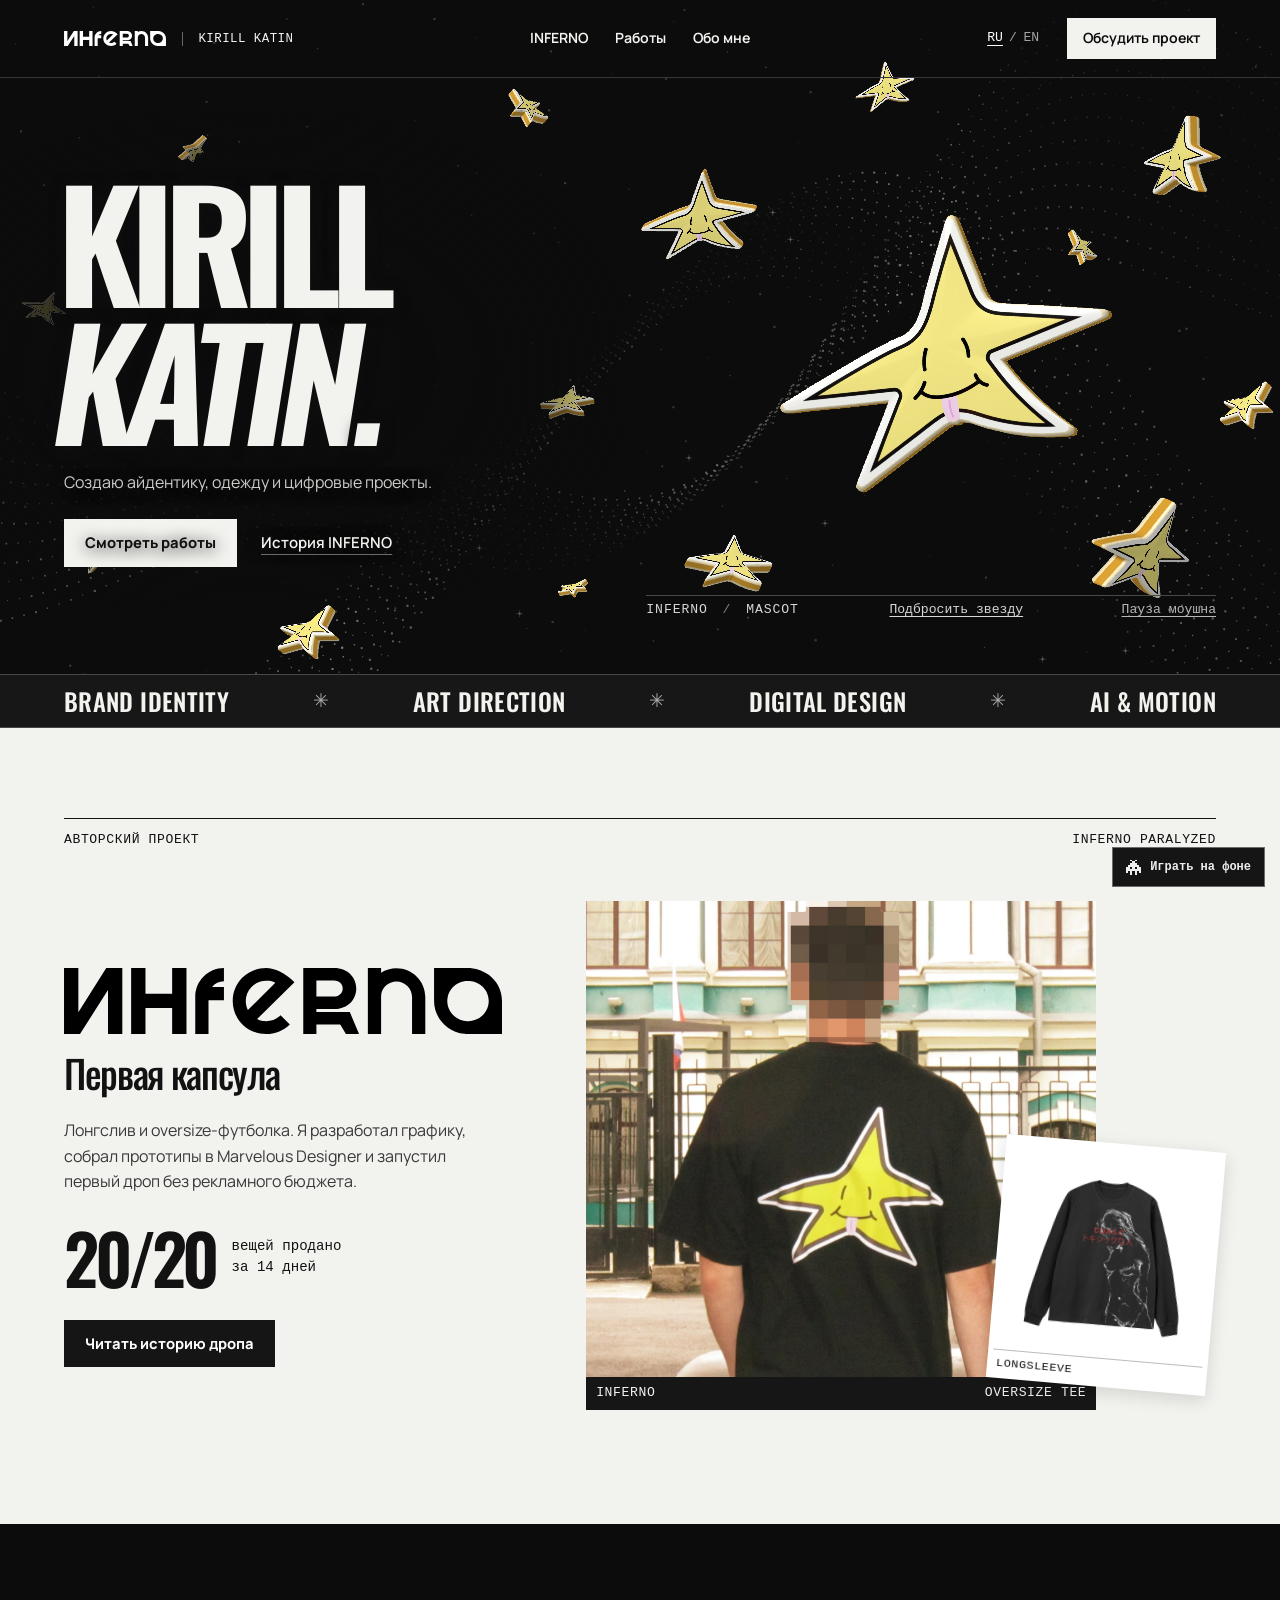
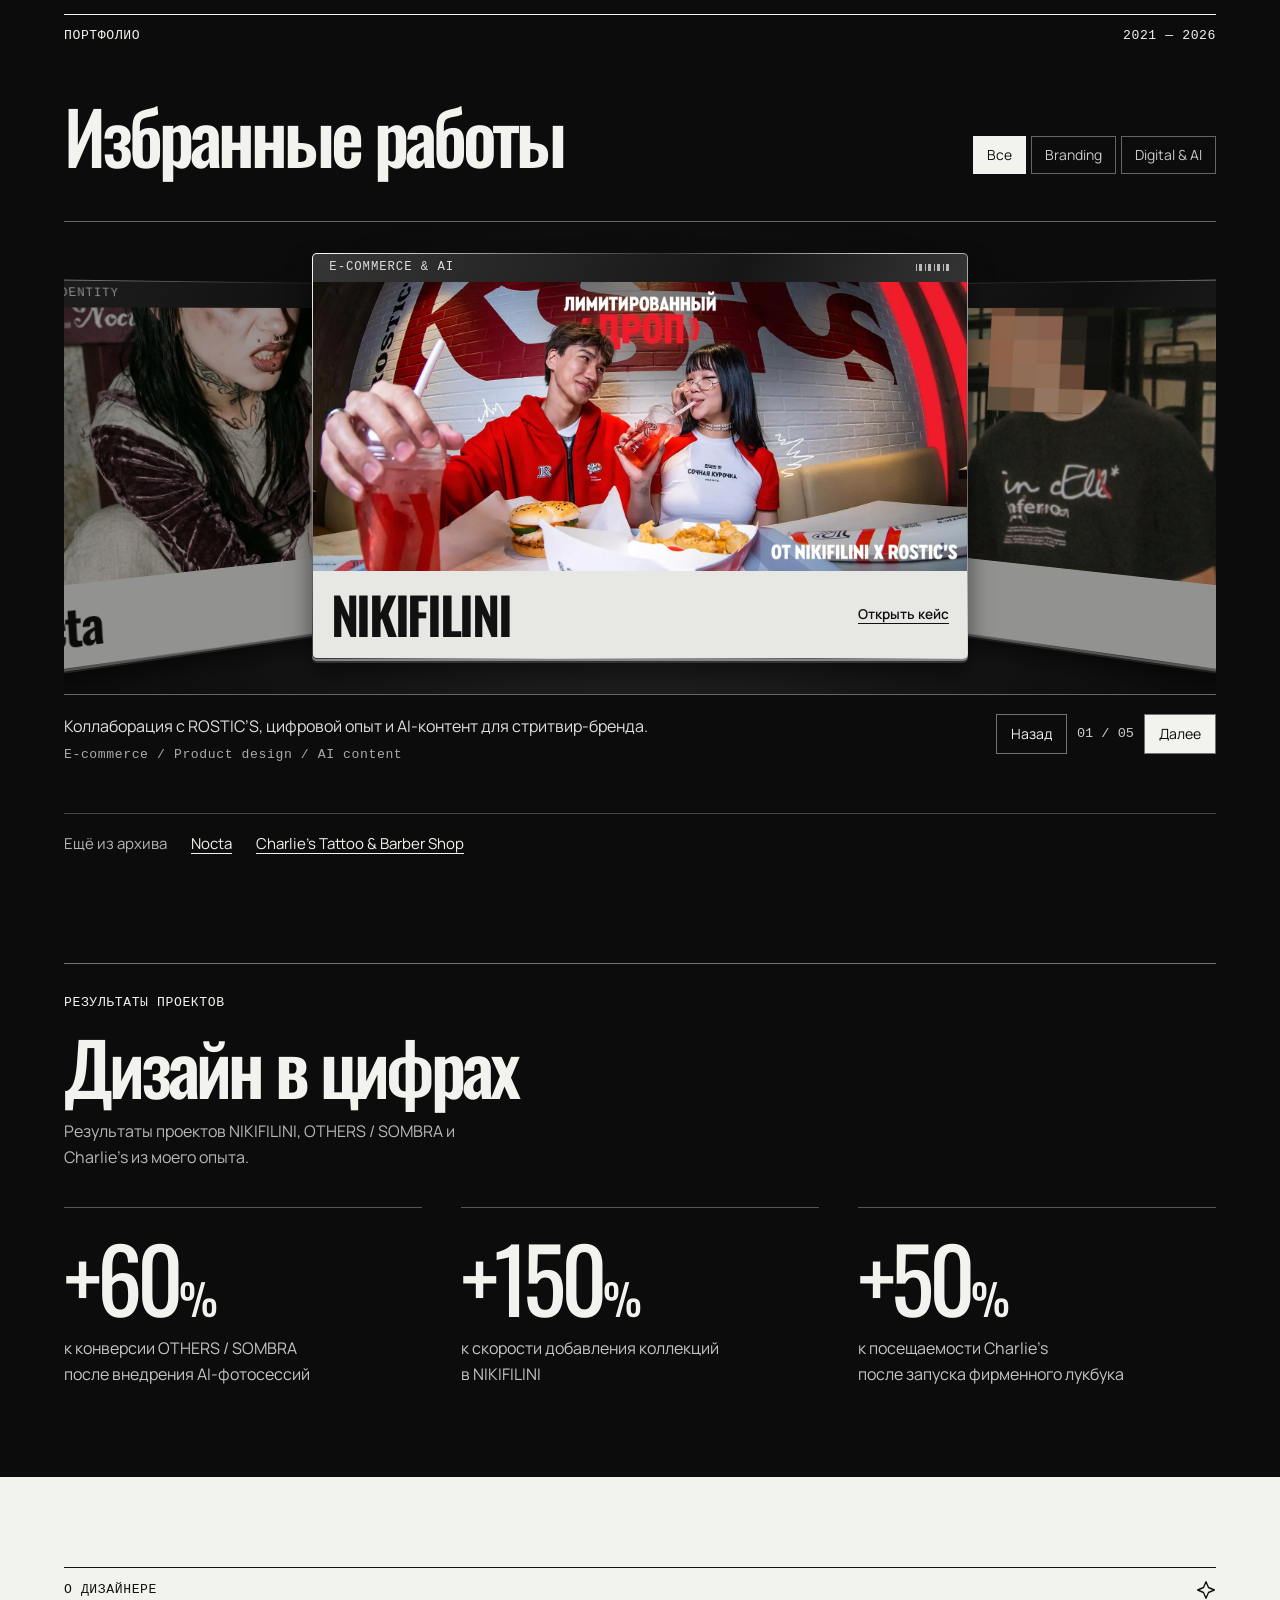
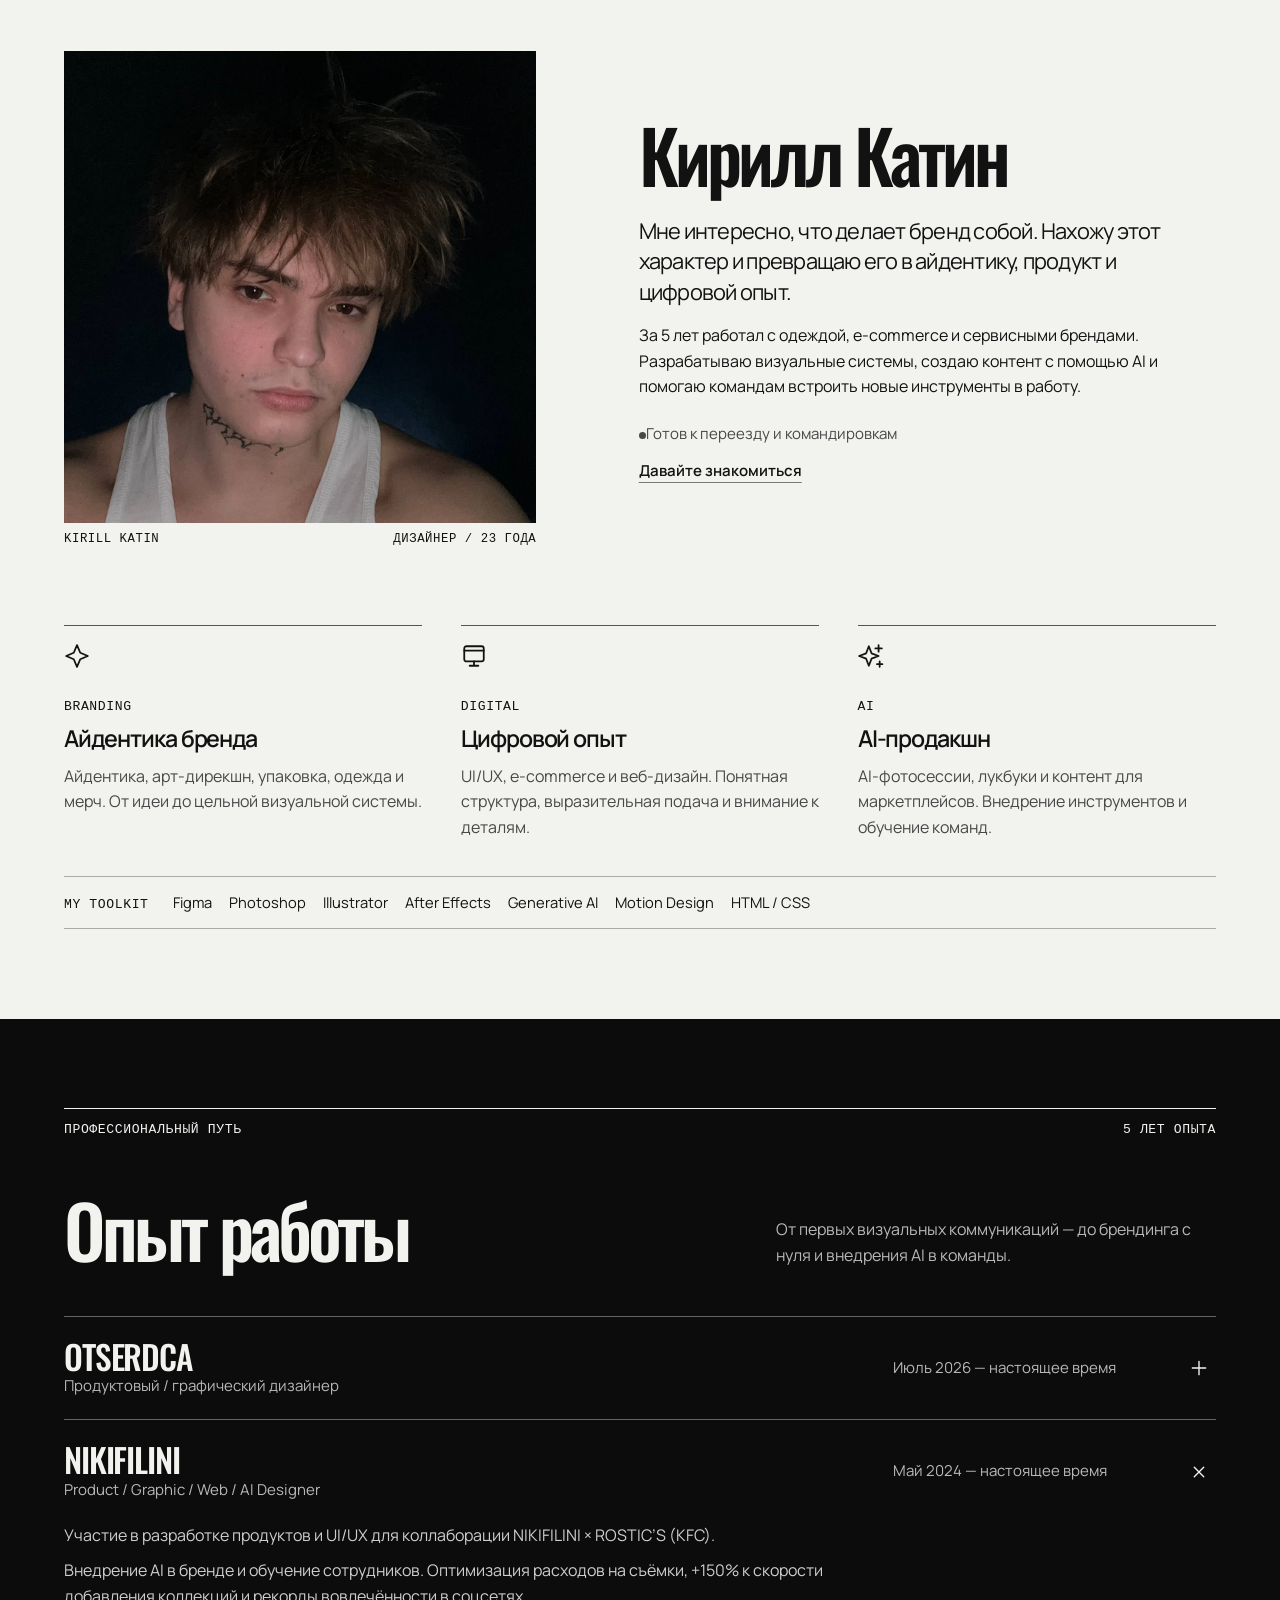
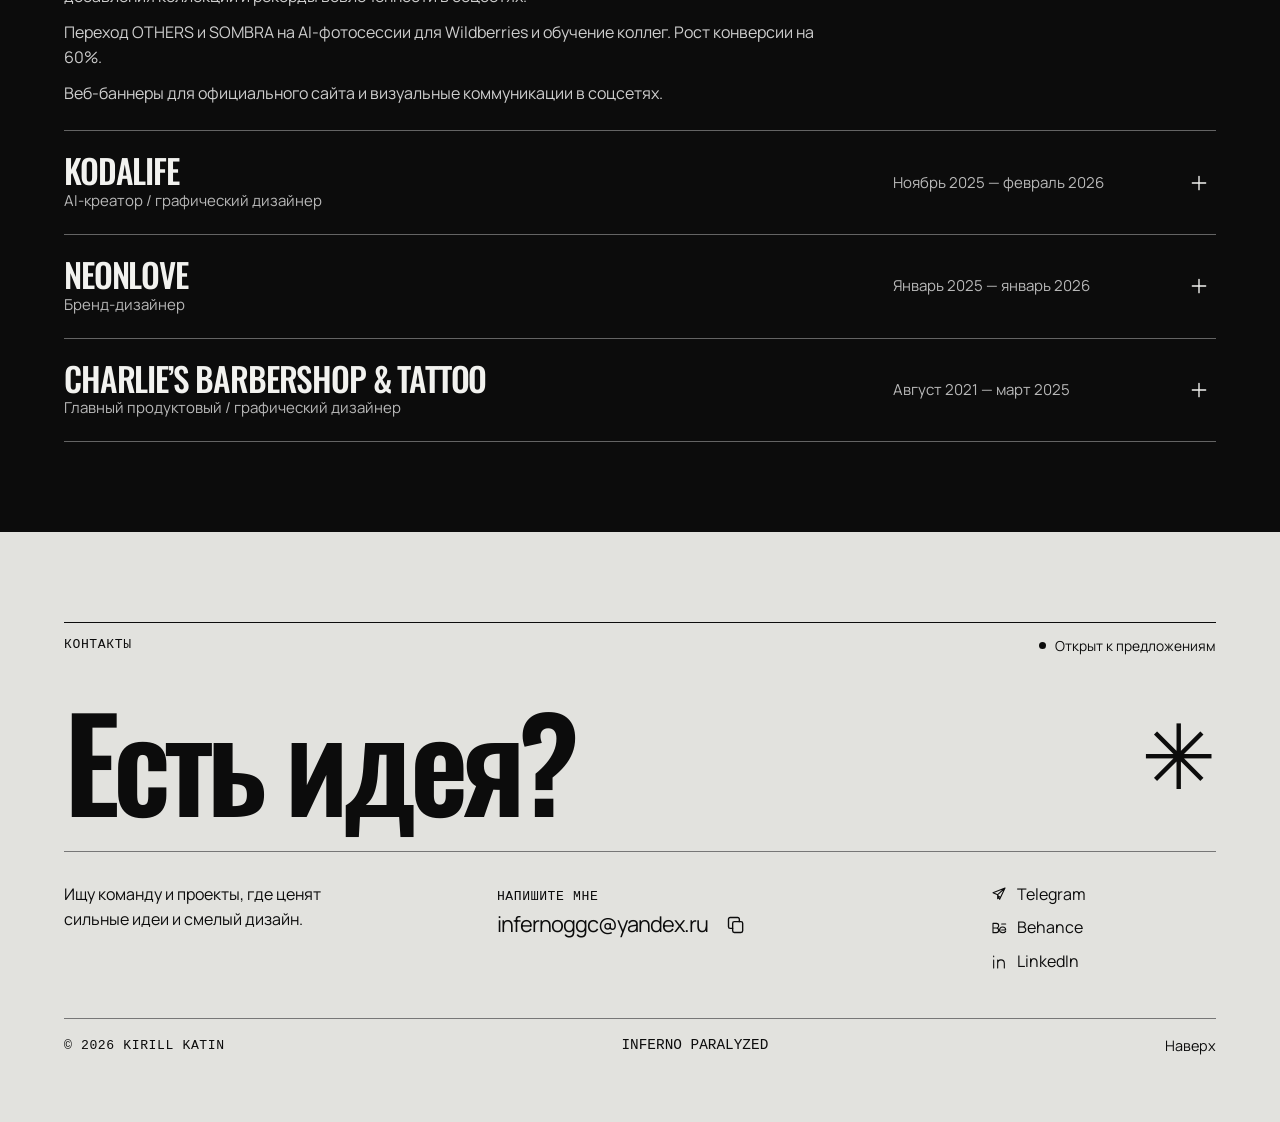
<file: index.html>
<!doctype html>
<html lang="ru">
<head>
  <meta charset="utf-8">
  <meta name="viewport" content="width=device-width,initial-scale=1">
  <meta name="theme-color" content="#0c0c0c">
  <title>Kirill Katin — INFERNO / Design Portfolio</title>
  <meta name="description" content="Кирилл Катин. 5 лет в бренд-, продуктовом и AI-дизайне. Избранные проекты для NIKIFILINI, INFERNO, OTSERDCA и Charlie’s.">
  <meta property="og:title" content="Kirill Katin — INFERNO / Design Portfolio">
  <meta property="og:description" content="Brand. Digital. AI. Избранные работы Кирилла Катина.">
  <meta property="og:type" content="website">
  <meta property="og:image" content="https://kirill-katin-design.megaaxe2015.chatgpt.site/images/mascot.webp">
  <link rel="icon" type="image/svg+xml" href="icons/favicon.svg">
  <link rel="preload" href="fonts/Oswald.ttf" as="font" type="font/ttf" crossorigin>
  <link rel="stylesheet" href="styles.css">
  <link rel="stylesheet" href="arcade.css">
  <script src="app.js" defer></script>
  <script src="mascot-shape.js" defer></script>
  <script src="stars.js" defer></script>
  <script src="particles.js" defer></script>
  <script src="retro.js" defer></script>
  <script src="arcade-core.js" defer></script>
  <script src="arcade.js" defer></script>
</head>
<body>
  <div class="arcade-stage" id="arcade-stage" tabindex="-1" role="application" aria-label="PIXEL PATROL" aria-describedby="arcade-controls" aria-hidden="true" hidden><canvas id="arcade-canvas" aria-hidden="true"></canvas></div>
  <aside class="arcade-hud" aria-label="PIXEL PATROL" hidden>
    <div class="arcade-titlebar"><span>PIXEL_PATROL.EXE</span><button class="scanlines-toggle" type="button" aria-pressed="false">CRT</button></div>
    <div class="arcade-scores"><div><span id="arcade-score-label">ОЧКИ</span><strong id="arcade-score">00000</strong></div><div><span id="arcade-best-label">РЕКОРД</span><strong id="arcade-best">00000</strong></div><div><span id="arcade-lives-label">ЖИЗНИ</span><strong id="arcade-lives">3</strong></div><div><span id="arcade-wave-label">ВОЛНА</span><strong id="arcade-wave">01</strong></div></div>
    <p id="arcade-controls">← → / A D — движение · пробел / клик — огонь · P — пауза · Esc — портфолио</p>
  </aside>
  <div class="arcade-prompt" hidden><div class="arcade-titlebar">PIXEL_PATROL.EXE</div><h2 id="arcade-message">ПАУЗА</h2><p id="arcade-prompt-text"></p><button id="arcade-resume" type="button">Продолжить</button></div>
  <div class="arcade-dock" role="group" aria-label="PIXEL PATROL" hidden><button id="arcade-start" type="button"><svg viewBox="0 0 8 8" aria-hidden="true"><path d="M2 0h1v1H2zm3 0h1v1H5zM3 1h2v1H3zM2 2h4v1H2zM1 3h6v1H1zM0 4h2v1H0zm3 0h2v1H3zm3 0h2v1H6zM0 5h8v1H0zM0 6h1v1H0zm2 0h1v1H2zm3 0h1v1H5zm2 0h1v1H7zM2 7h1v1H2zm3 0h1v1H5z"/></svg><span id="arcade-start-text">Играть на фоне</span></button><span class="arcade-file" id="arcade-idle-best">HI 00000</span><button id="arcade-pause" type="button" hidden>Пауза</button><button id="arcade-back" type="button" hidden>Вернуть портфолио</button></div>
  <svg class="svg-defs" xmlns="http://www.w3.org/2000/svg" aria-hidden="true"><defs>
    <symbol id="i-arrow" viewBox="0 0 24 24"><path d="M5 19 19 5M5 5h14v14"/></symbol>
    <symbol id="i-down" viewBox="0 0 24 24"><path d="M12 3v18m-7-7 7 7 7-7"/></symbol>
    <symbol id="i-close" viewBox="0 0 24 24"><path d="m5 5 14 14M19 5 5 19"/></symbol>
    <symbol id="i-plus" viewBox="0 0 24 24"><path d="M12 4v16M4 12h16"/></symbol>
    <symbol id="i-copy" viewBox="0 0 24 24"><rect x="8" y="8" width="12" height="13" rx="2"/><path d="M16 8V5a2 2 0 0 0-2-2H5a2 2 0 0 0-2 2v9a2 2 0 0 0 2 2h3"/></symbol>
    <symbol id="i-mail" viewBox="0 0 24 24"><rect x="3" y="5" width="18" height="14" rx="2"/><path d="m3 6 9 7 9-7"/></symbol>
    <symbol id="i-brand" viewBox="0 0 24 24"><path d="m12 2 3 7 7 3-7 3-3 7-3-7-7-3 7-3Z"/></symbol>
    <symbol id="i-digital" viewBox="0 0 24 24"><rect x="3" y="3" width="18" height="14" rx="2"/><path d="M8 21h8m-4-4v4M3 7h18"/></symbol>
    <symbol id="i-ai" viewBox="0 0 24 24"><path d="m10 3 2.5 6.5L19 12l-6.5 2.5L10 21l-2.5-6.5L1 12l6.5-2.5ZM19 2v6m-3-3h6m-2 12v5m-2.5-2.5h5"/></symbol>
    <symbol id="i-telegram" viewBox="0 0 24 24"><path d="M21 3 3 10l7 3 3 7 8-17ZM10 13l11-10M10 13v6l3-3"/></symbol>
    <symbol id="i-behance" viewBox="0 0 24 24"><path d="M3 5h5a3.5 3.5 0 0 1 0 7H3Zm0 7h5a3.5 3.5 0 0 1 0 7H3Zm13-6h6m-6 9h6c0-6-9-6-9 0 0 5 7 5 9 2"/></symbol>
    <symbol id="i-linkedin" viewBox="0 0 24 24"><path d="M4 9v12M4 3v1m6 17V9m0 5c0-7 10-7 10 0v7"/></symbol>
    <symbol id="i-folder" viewBox="0 0 32 32"><path d="M2 7h11l3 4h14v16H2Z" fill="#fff34b" stroke="#15102d" stroke-width="2"/><path d="M2 15h28v12H2Z" fill="#ffbf00" stroke="#15102d" stroke-width="2"/><path d="M5 18h22" stroke="#fff8af" stroke-width="2"/></symbol>
    <symbol id="i-photo" viewBox="0 0 24 24"><path d="M3 3h18v18H3Z"/><path d="m3 17 5-6 5 5 4-4 4 5M15 7h2v2h-2Z"/></symbol>
    <symbol id="i-menu" viewBox="0 0 24 24"><path d="M3 8h18M3 16h18"/></symbol>
  </defs></svg>
  <a class="skip-link" href="#work" data-i18n="skip">К работам</a>
  <div class="scroll-progress" aria-hidden="true"></div>
  <div class="desktop-shell">
  <canvas class="particle-field" aria-hidden="true"></canvas>
  <div class="star-world" aria-hidden="true"><canvas></canvas></div>
  <header class="header wrap">
    <a class="wordmark" href="#top" aria-label="Kirill Katin / INFERNO"><img src="icons/inferno.svg" alt="INFERNO" width="118" height="18"><span>KIRILL KATIN</span></a>
    <nav class="desktop-nav" aria-label="Навигация"><a href="#drop">INFERNO</a><a href="#work" data-i18n="navWork">Работы</a><a href="#about" data-i18n="navAbout">Обо мне</a></nav>
    <div class="header-actions"><div class="languages" aria-label="Language"><button class="lang active" data-lang="ru" aria-pressed="true">RU</button><span>/</span><button class="lang" data-lang="en" aria-pressed="false">EN</button></div><a class="header-contact" href="#contact" data-i18n="talk">Обсудить проект</a><button type="button" class="menu-toggle" aria-label="Открыть меню" aria-expanded="false" aria-controls="mobile-nav"><svg class="icon" aria-hidden="true"><use href="#i-menu"/></svg></button></div>
    <nav class="mobile-nav" id="mobile-nav" aria-label="Навигация" hidden><a href="#drop">INFERNO</a><a href="#work" data-i18n="navWork">Работы</a><a href="#about" data-i18n="navAbout">Обо мне</a><a href="#experience" data-i18n="navExp">Опыт</a><a href="#contact" data-i18n="navContact">Контакты</a></nav>
  </header>
  <main>
    <section class="hero wrap" id="top" aria-labelledby="hero-name">
      <div class="hero-copy">
        <h1 id="hero-name"><span>KIRILL</span><span>KATIN<span class="name-dot">.</span></span></h1>
        <p class="hero-lead" data-i18n="heroIntro">Создаю айдентику, одежду и цифровые проекты.</p>
        <div class="hero-actions"><a class="primary" href="#work" data-i18n="explore">Смотреть работы</a><a class="quiet-link" href="archive.html" data-i18n="exploreDrop">История INFERNO</a></div>
      </div>
      <figure class="sculpture" aria-label="INFERNO">
        <img class="mascot-poster" src="images/mascot.webp" alt="Жёлтая звезда INFERNO с улыбкой и розовым языком" width="988" height="988" fetchpriority="high">
        <figcaption><span>INFERNO <i>/</i> MASCOT</span><button class="star-launch" type="button" data-i18n="kickStar" hidden>Подбросить звезду</button><button class="motion-control" type="button" hidden>Пауза моушна</button></figcaption>
      </figure>
    </section>
    <div class="discipline-bar" aria-hidden="true"><div><span>Brand Identity</span><b>✳</b><span>Art Direction</span><b>✳</b><span>Digital Design</span><b>✳</b><span>AI &amp; Motion</span></div></div>
    <section class="drop-section" id="drop" aria-labelledby="drop-title"><div class="wrap">
      <div class="section-top"><span class="eyebrow" data-i18n="dropLabel">Авторский проект</span><span class="eyebrow">INFERNO PARALYZED</span></div>
      <div class="drop-layout">
        <div class="drop-copy"><h2 id="drop-title"><img src="icons/inferno.svg" alt="INFERNO" width="1598" height="240"></h2>
        <p class="drop-sub" data-i18n="dropHead">Первая капсула</p>
        <p data-i18n="dropStory">Лонгслив и oversize-футболка. Я разработал графику, собрал прототипы в Marvelous Designer и запустил первый дроп без рекламного бюджета.</p>
        <div class="drop-result"><strong>20/20</strong><span data-i18n="dropStat">вещей продано<br>за 14 дней</span></div>
        <a class="ink-button" href="archive.html" data-i18n="dropView">Читать историю дропа</a></div>
        <div class="drop-plates"><figure class="plate-main"><img src="images/inferno-gallery-2.webp" alt="Звезда на спине футболки INFERNO" width="700" height="1000" loading="lazy"><figcaption><span>INFERNO</span><span>OVERSIZE TEE</span></figcaption></figure><figure class="plate-small"><img src="images/inferno-longsleeve.webp" alt="Чёрный лонгслив из первого дропа" width="1680" height="1680" loading="lazy"><figcaption>LONGSLEEVE</figcaption></figure></div>
      </div>
    </div></section>
    <section class="work-section wrap" id="work">
      <div class="section-top reveal"><span class="micro"><span data-i18n="selected">ПОРТФОЛИО</span></span><span class="micro">2021 — 2026</span></div>
      <div class="work-heading reveal"><h2 data-i18n="workHeading">Избранные работы</h2><div class="filters" role="group" aria-label="Фильтры работ"><button class="filter active" data-filter="all" aria-pressed="true" data-i18n="all">Все</button><button class="filter" data-filter="brand" aria-pressed="false">Branding</button><button class="filter" data-filter="digital" aria-pressed="false">Digital & AI</button></div></div>
      <div class="work-deck" role="region" aria-label="Галерея проектов">
        <div class="deck-stage" id="project-grid"></div>
        <div class="deck-footer">
          <div class="deck-caption"><p class="project-description"></p><div class="project-tags"></div></div>
          <nav class="deck-controls" aria-label="Перелистывание работ">
            <button type="button" class="deck-prev" data-i18n="deckPrev">Назад</button>
            <span class="deck-count" aria-live="polite" aria-atomic="true"></span>
            <button type="button" class="deck-next" data-i18n="deckNext">Далее</button>
          </nav>
        </div>
      </div>
      <nav class="archive-shortcuts" aria-label="Архив"><span data-i18n="moreSeries">Ещё из архива</span><a href="archive.html#nocta">Nocta</a><a href="archive.html#charlies">Charlie’s Tattoo &amp; Barber Shop</a></nav>
      <noscript><p>Включите JavaScript для просмотра кейсов и галерей. Проекты: <a href="https://nikifilini.com/product-category/rostic-s/">NIKIFILINI</a> / <a href="https://inferno-paralyzed.tilda.ws/">INFERNO</a> / <a href="https://otserdca.com/">OTSERDCA</a> / <a href="https://vk.ru/mr.charlies">Charlie’s</a>.</p></noscript>
    </section>
    <section class="impact wrap" aria-label="Результаты проектов"><div class="impact-intro reveal"><span class="micro" data-i18n="impactLabel">РЕЗУЛЬТАТЫ ПРОЕКТОВ</span><h2 data-i18n="impactTitle">Дизайн в цифрах</h2><p data-i18n="impactNote">Результаты проектов NIKIFILINI, OTHERS / SOMBRA и Charlie’s из моего опыта.</p></div><div class="impact-stats reveal"><div><span class="stat">+60<span>%</span></span><p data-i18n="stat1">к конверсии OTHERS / SOMBRA<br>после внедрения AI-фотосессий</p></div><div><span class="stat">+150<span>%</span></span><p data-i18n="stat2">к скорости добавления коллекций<br>в NIKIFILINI</p></div><div><span class="stat">+50<span>%</span></span><p data-i18n="stat3">к посещаемости Charlie’s<br>после запуска фирменного лукбука</p></div></div></section>
    <section class="about-section" id="about"><div class="wrap"><div class="section-top reveal"><span class="micro"><span data-i18n="aboutLabel">О ДИЗАЙНЕРЕ</span></span><svg aria-hidden="true" class="icon"><use href="#i-brand"/></svg></div><div class="about-grid"><div class="about-portrait reveal"><img src="images/avatar.webp" alt="Кирилл Катин" width="1280" height="1280" loading="lazy"><div class="portrait-caption"><span>KIRILL KATIN</span><span data-i18n="portrait">ДИЗАЙНЕР / 23 ГОДА</span></div></div><div class="about-copy reveal"><h2 data-i18n="aboutHeading">Кирилл Катин</h2><p class="about-lead" data-i18n="aboutLead">Мне интересно, что делает бренд собой. Нахожу этот характер и превращаю его в айдентику, продукт и цифровой опыт.</p><p data-i18n="aboutText">За 5 лет работал с одеждой, e-commerce и сервисными брендами. Разрабатываю визуальные системы, создаю контент с помощью AI и помогаю командам встроить новые инструменты в работу.</p><div class="about-meta"><span class="status-dot"></span><span data-i18n="relocate">Готов к переезду и командировкам</span></div><a class="text-link" href="https://t.me/infernodesign" target="_blank" rel="noopener"><span data-i18n="meet">Давайте знакомиться</span><svg aria-hidden="true" class="icon"><use href="#i-arrow"/></svg></a></div></div>
      <div class="services"><article class="service reveal"><svg aria-hidden="true" class="service-icon"><use href="#i-brand"/></svg><div><span class="micro">BRANDING</span><h3 data-i18n="s1">Айдентика бренда</h3><p data-i18n="s1text">Айдентика, арт-дирекшн, упаковка, одежда и мерч. От идеи до цельной визуальной системы.</p></div></article><article class="service reveal"><svg aria-hidden="true" class="service-icon"><use href="#i-digital"/></svg><div><span class="micro">DIGITAL</span><h3 data-i18n="s2">Цифровой опыт</h3><p data-i18n="s2text">UI/UX, e-commerce и веб-дизайн. Понятная структура, выразительная подача и внимание к деталям.</p></div></article><article class="service reveal"><svg aria-hidden="true" class="service-icon"><use href="#i-ai"/></svg><div><span class="micro">AI</span><h3 data-i18n="s3">AI-продакшн</h3><p data-i18n="s3text">AI-фотосессии, лукбуки и контент для маркетплейсов. Внедрение инструментов и обучение команд.</p></div></article></div>
      <div class="toolkit reveal"><span class="micro">MY TOOLKIT</span><div><span>Figma</span><span>Photoshop</span><span>Illustrator</span><span>After Effects</span><span>Generative AI</span><span>Motion Design</span><span>HTML / CSS</span></div></div>
    </div></section>
    <section class="experience-section wrap" id="experience"><div class="section-top reveal"><span class="micro"><span data-i18n="expLabel">ПРОФЕССИОНАЛЬНЫЙ ПУТЬ</span></span><span class="micro" data-i18n="expYears">5 ЛЕТ ОПЫТА</span></div><div class="experience-heading reveal"><h2 data-i18n="expHeading">Опыт работы</h2><p data-i18n="expIntro">От первых визуальных коммуникаций — до брендинга с нуля и внедрения AI в команды.</p></div><div class="experience-list" id="experience-list"></div></section>
    <section class="contact-section" id="contact"><div class="wrap"><div class="section-top"><span class="micro"><span data-i18n="contactLabel">КОНТАКТЫ</span></span><span class="availability"><span class="status-dot"></span><span data-i18n="available">Открыт к предложениям</span></span></div><a class="contact-headline" href="https://t.me/infernodesign" target="_blank" rel="noopener"><h2 data-i18n="contactHeading">Есть идея?</h2><span class="contact-star" aria-hidden="true">✳</span></a><div class="contact-bottom"><p data-i18n="contactText">Ищу команду и проекты, где ценят<br>сильные идеи и смелый дизайн.</p><div class="email-block"><span class="micro" data-i18n="write">НАПИШИТЕ МНЕ</span><div><a href="mailto:infernoggc@yandex.ru">infernoggc@yandex.ru</a><button class="copy-email" aria-label="Скопировать email"><svg aria-hidden="true" class="icon"><use href="#i-copy"/></svg></button></div><span class="copy-status" role="status" aria-live="polite"></span></div><div class="social-links"><a href="https://t.me/infernodesign" target="_blank" rel="noopener"><svg aria-hidden="true" class="icon"><use href="#i-telegram"/></svg>Telegram<svg aria-hidden="true" class="icon small"><use href="#i-arrow"/></svg></a><a href="https://www.behance.net/lemonacepalec" target="_blank" rel="noopener"><svg aria-hidden="true" class="icon"><use href="#i-behance"/></svg>Behance<svg aria-hidden="true" class="icon small"><use href="#i-arrow"/></svg></a><a href="https://www.linkedin.com/in/kirill-katin-ba4b74342" target="_blank" rel="noopener"><svg aria-hidden="true" class="icon"><use href="#i-linkedin"/></svg>LinkedIn<svg aria-hidden="true" class="icon small"><use href="#i-arrow"/></svg></a></div></div><footer><span class="micro">© <span id="year">2026</span> KIRILL KATIN</span><a class="footer-project" href="#drop">INFERNO PARALYZED</a><a href="#top"><span data-i18n="back">Наверх</span><svg aria-hidden="true" class="icon"><use href="#i-arrow"/></svg></a></footer></div></section>
  </main>

  </div>
  <dialog class="case-dialog" aria-labelledby="case-title"><div class="case-nav"><span class="micro">KIRILL KATIN / PORTFOLIO</span><button class="case-close"><span data-i18n="close">Закрыть</span><svg aria-hidden="true" class="icon"><use href="#i-close"/></svg></button></div><div id="case-content"></div></dialog>
  <dialog class="lightbox" aria-label="Просмотр изображения"><div class="lightbox-header"><span class="lightbox-caption micro"></span><button class="lightbox-close" aria-label="Закрыть изображение"><svg aria-hidden="true" class="icon"><use href="#i-close"/></svg></button></div><div class="lightbox-stage"><button class="lightbox-prev" aria-label="Предыдущее изображение"><svg aria-hidden="true" class="icon"><use href="#i-down"/></svg></button><img alt=""><button class="lightbox-next" aria-label="Следующее изображение"><svg aria-hidden="true" class="icon"><use href="#i-down"/></svg></button></div><p class="lightbox-count micro"></p></dialog>
</body>
</html>
</file>
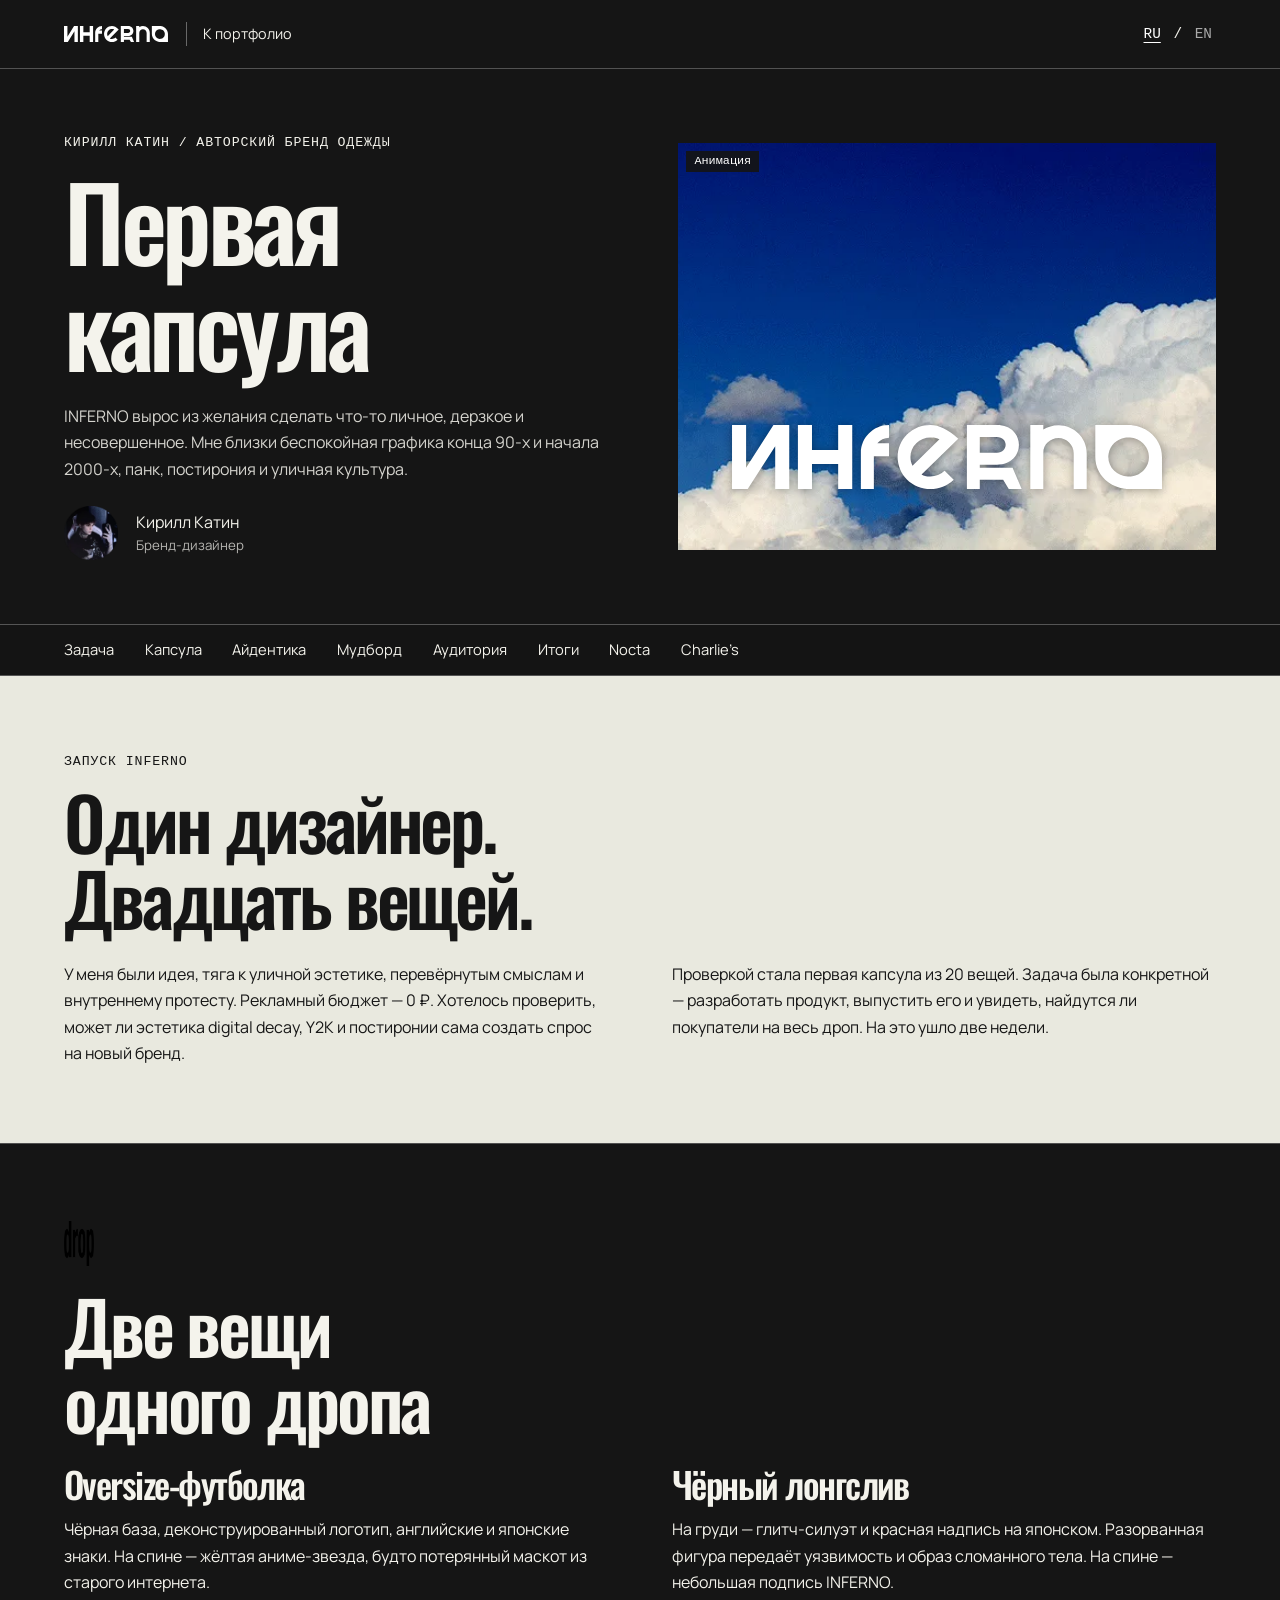
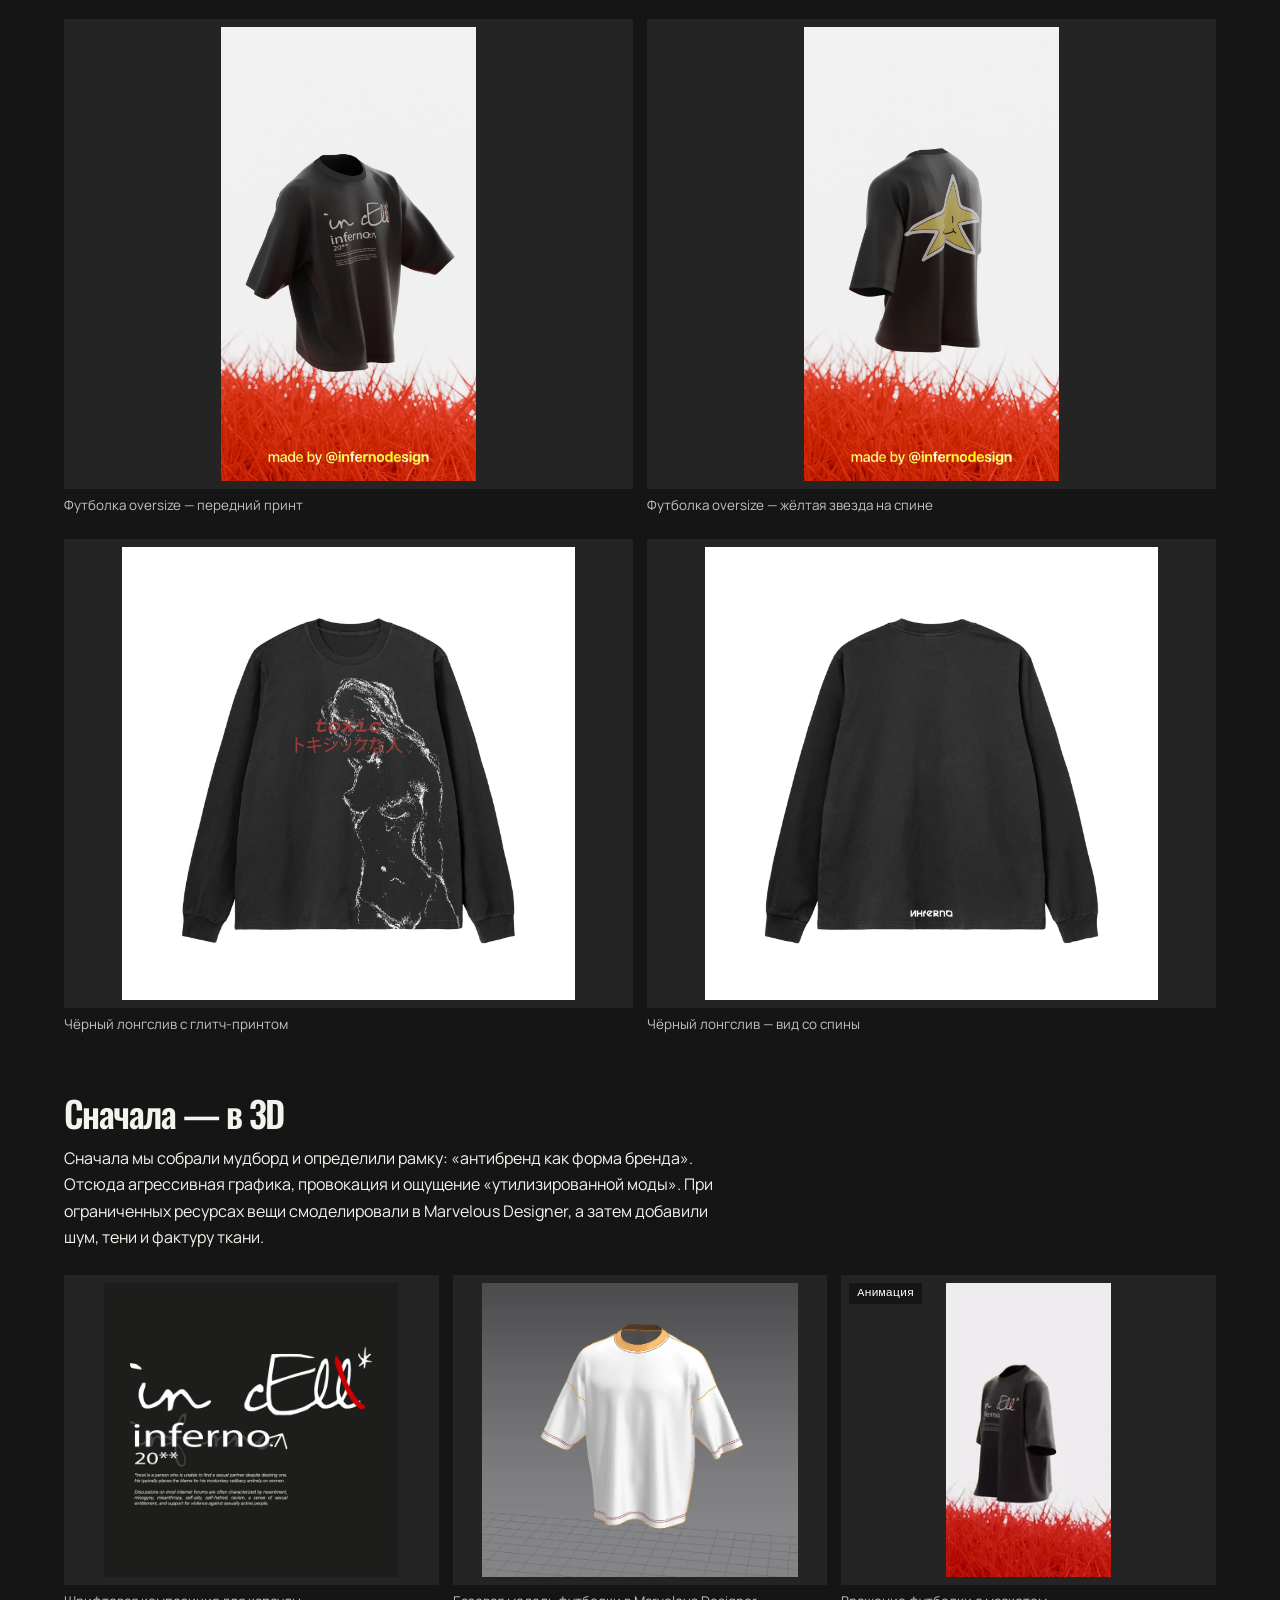
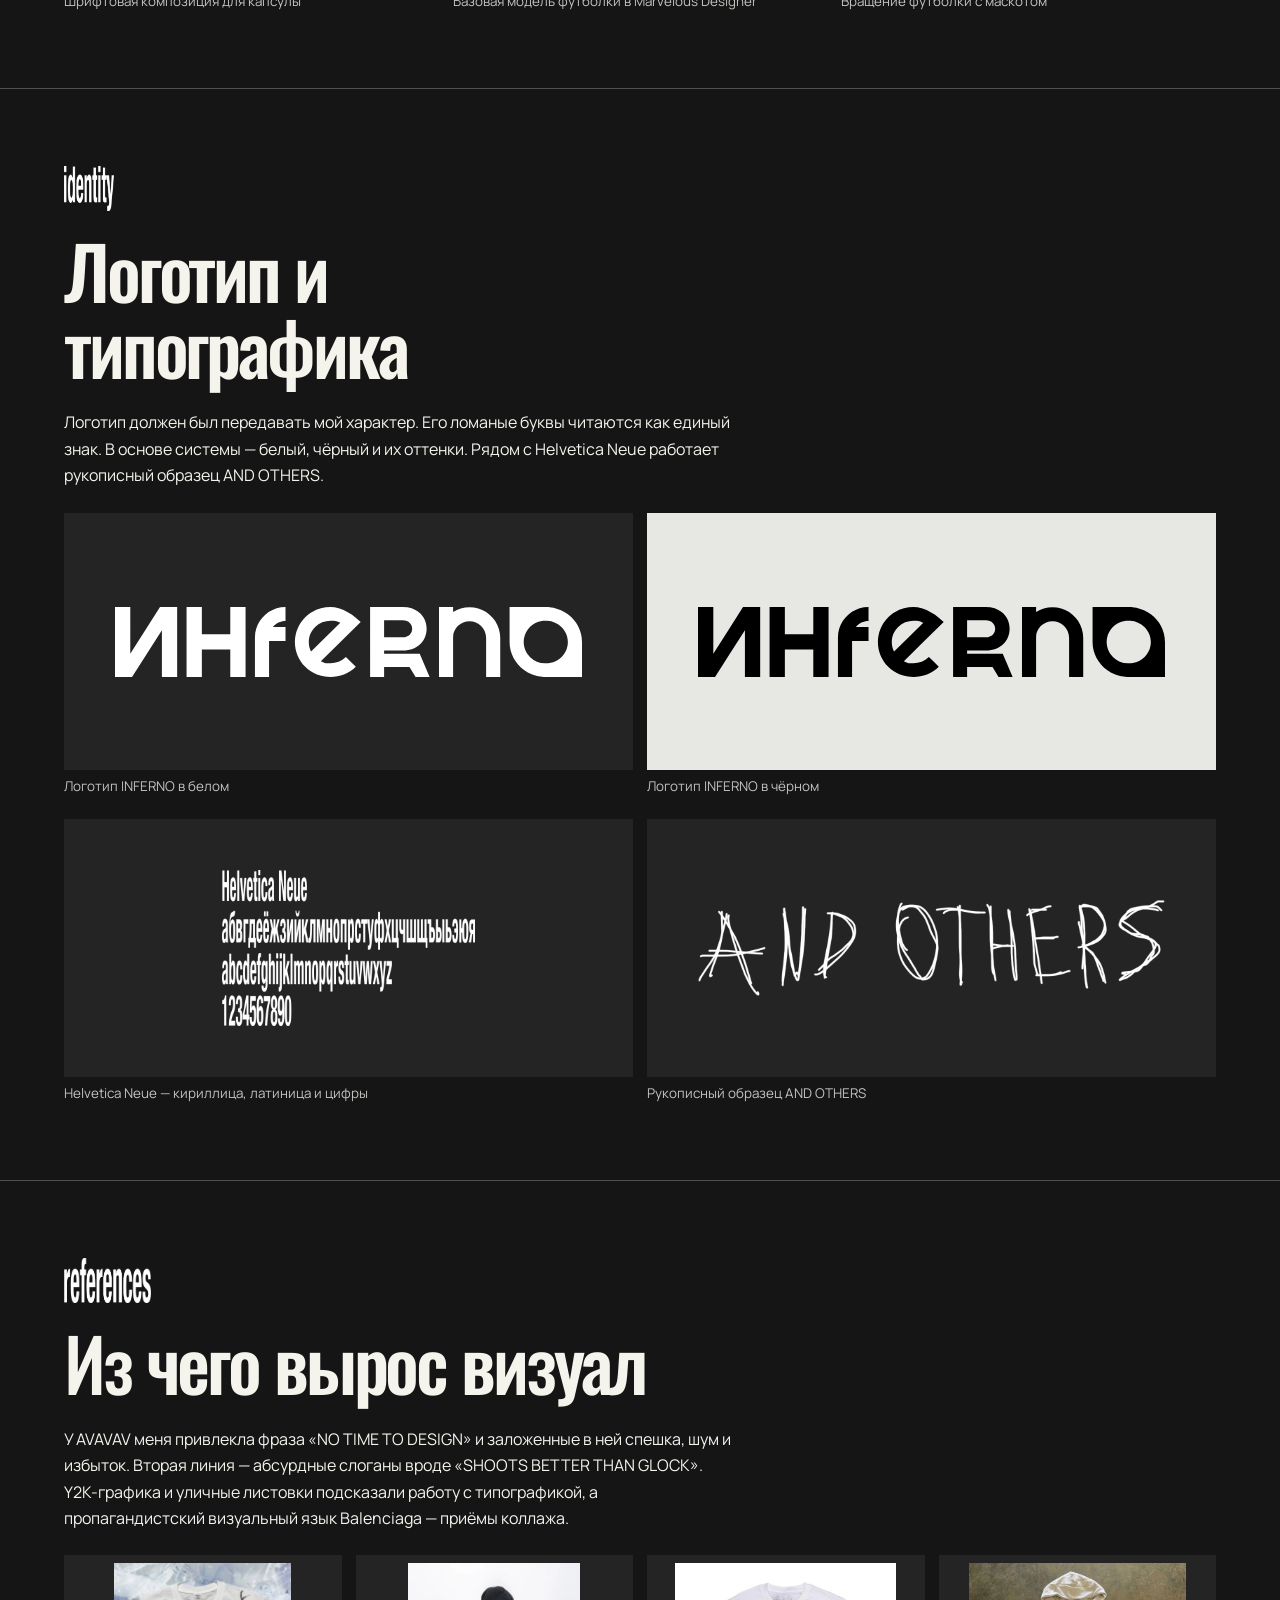
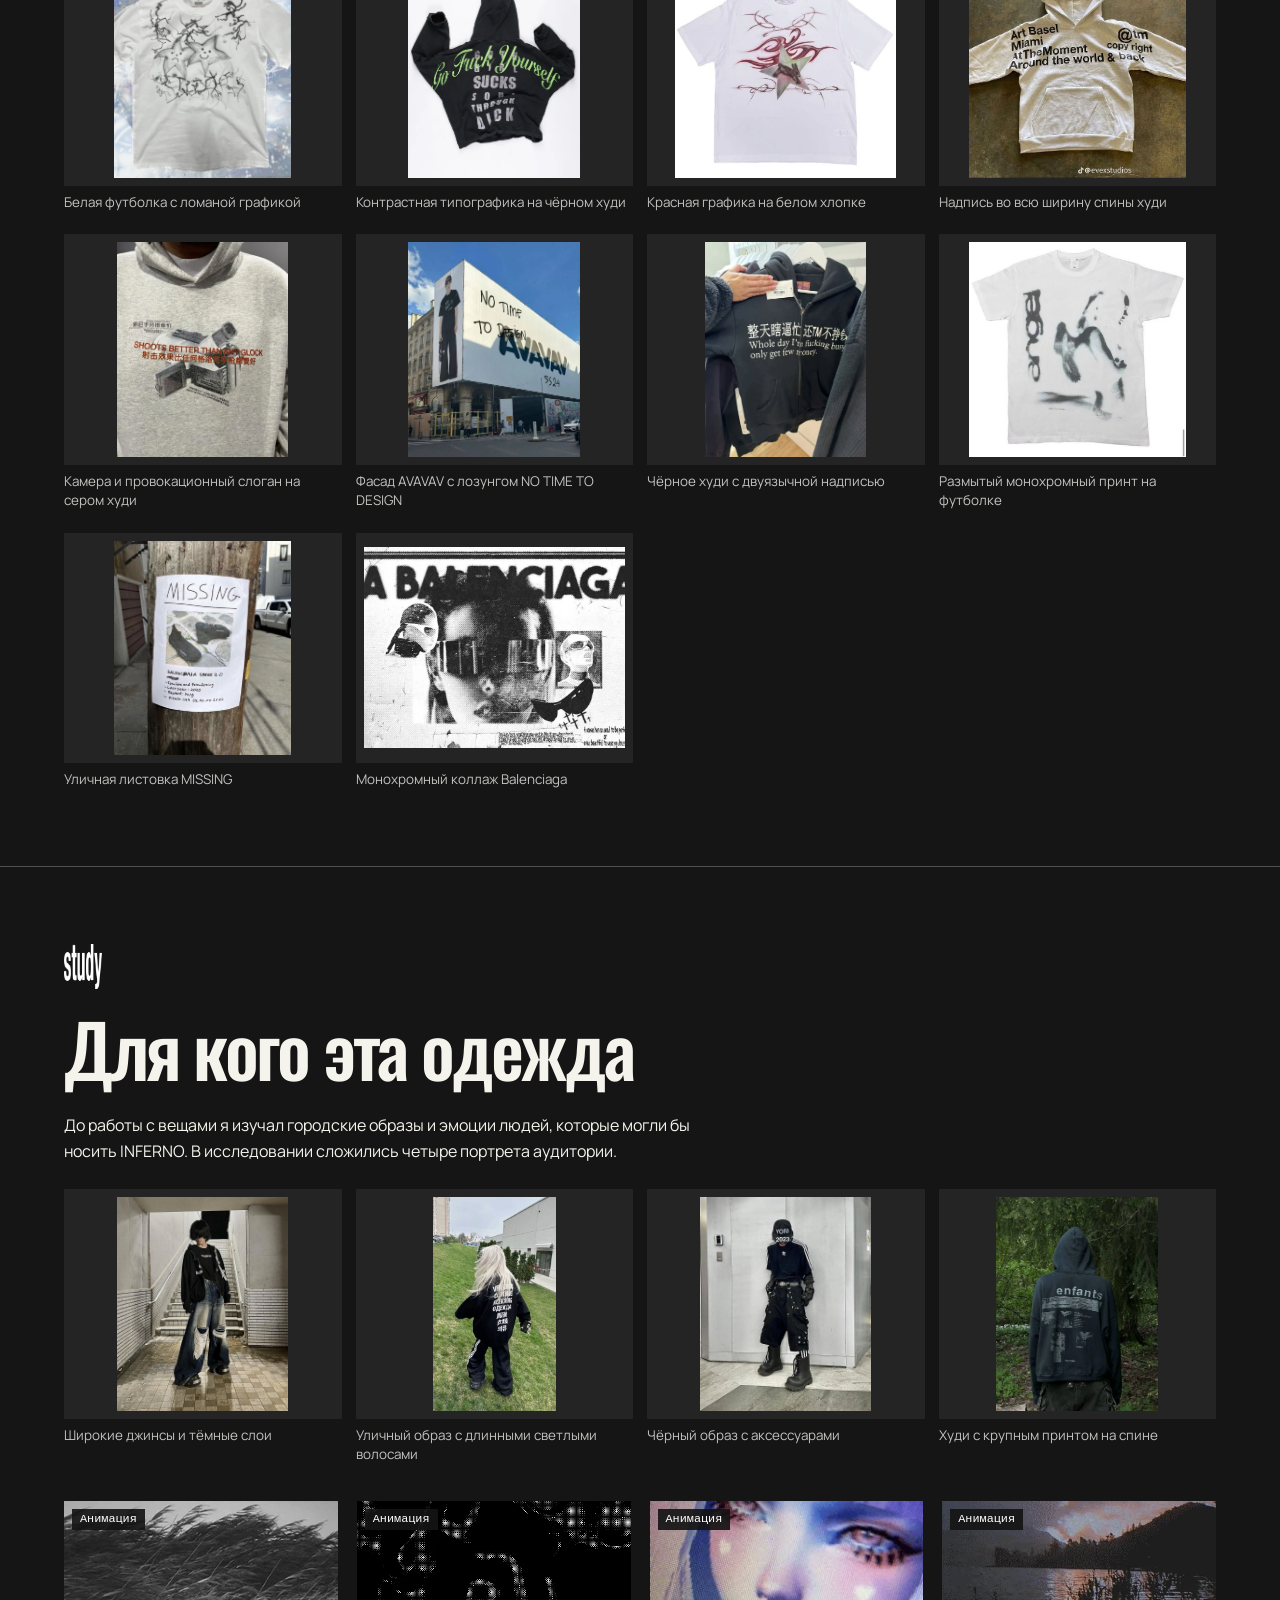
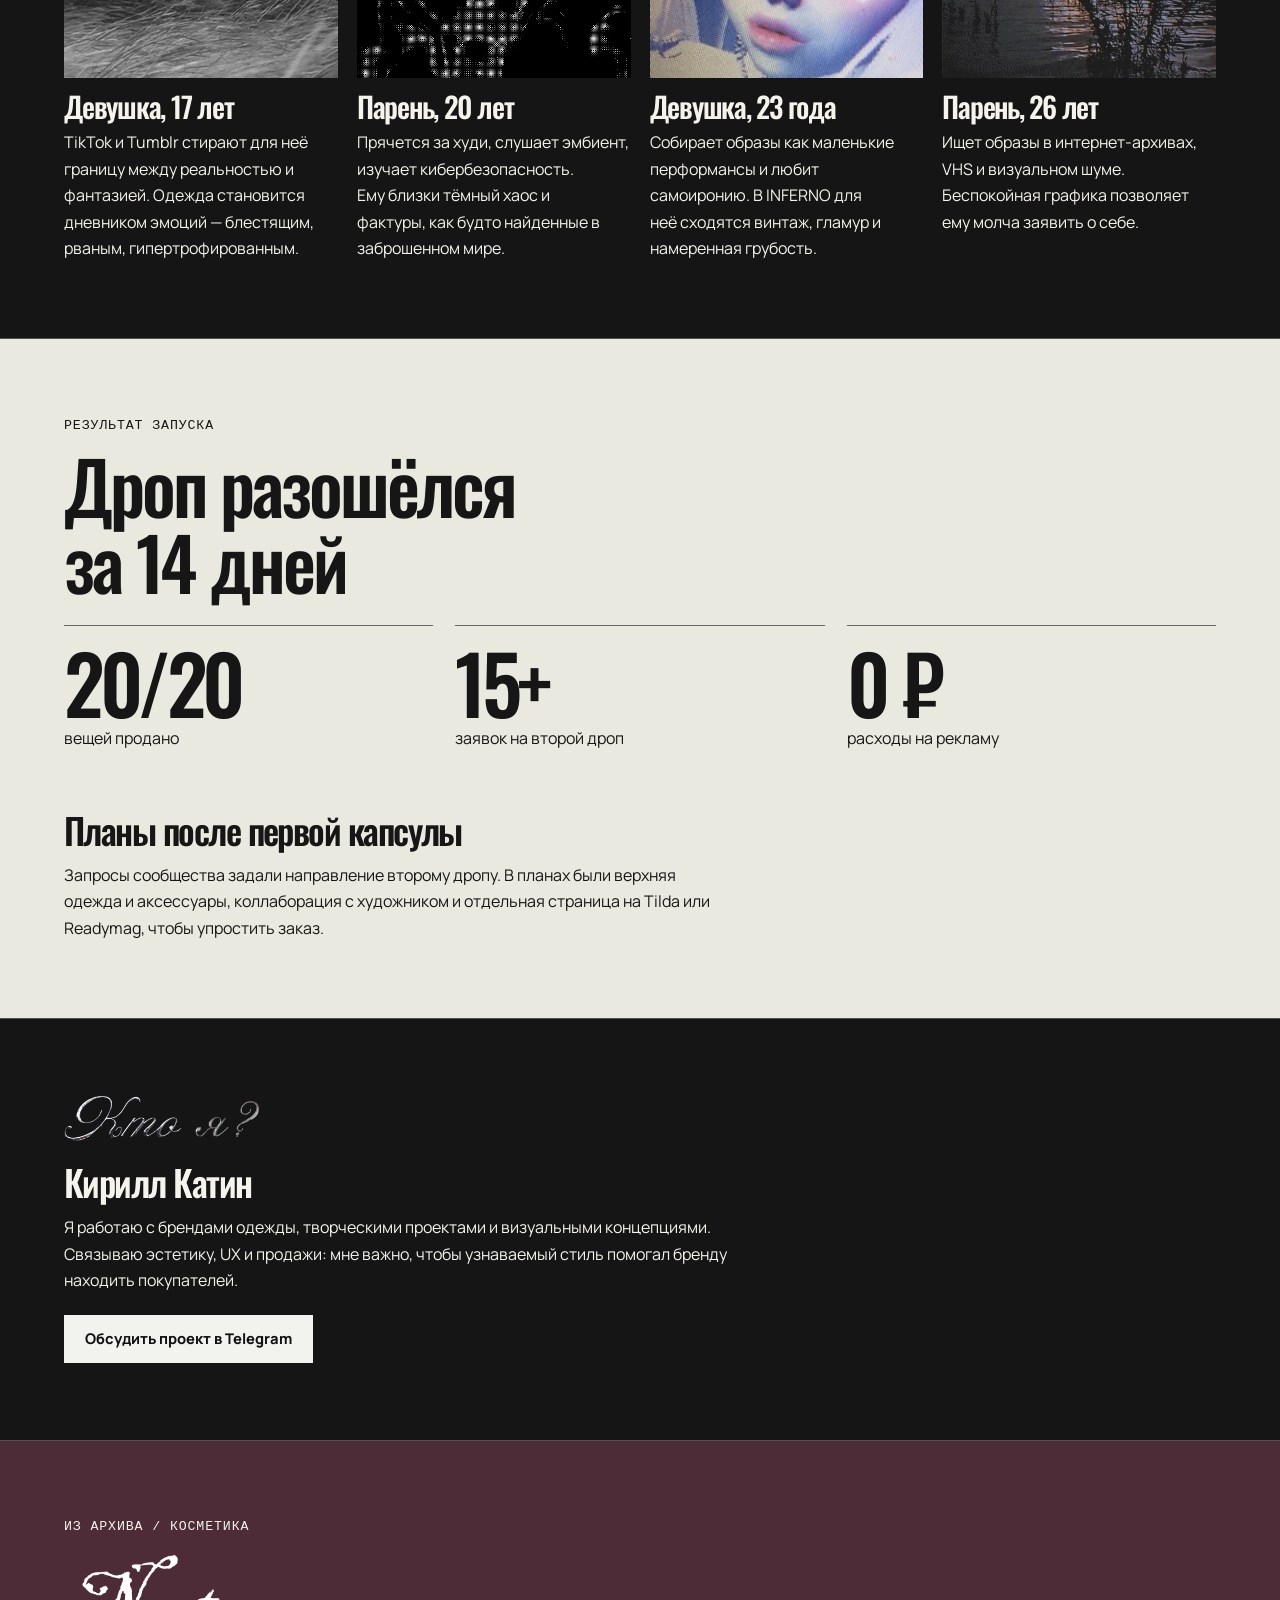
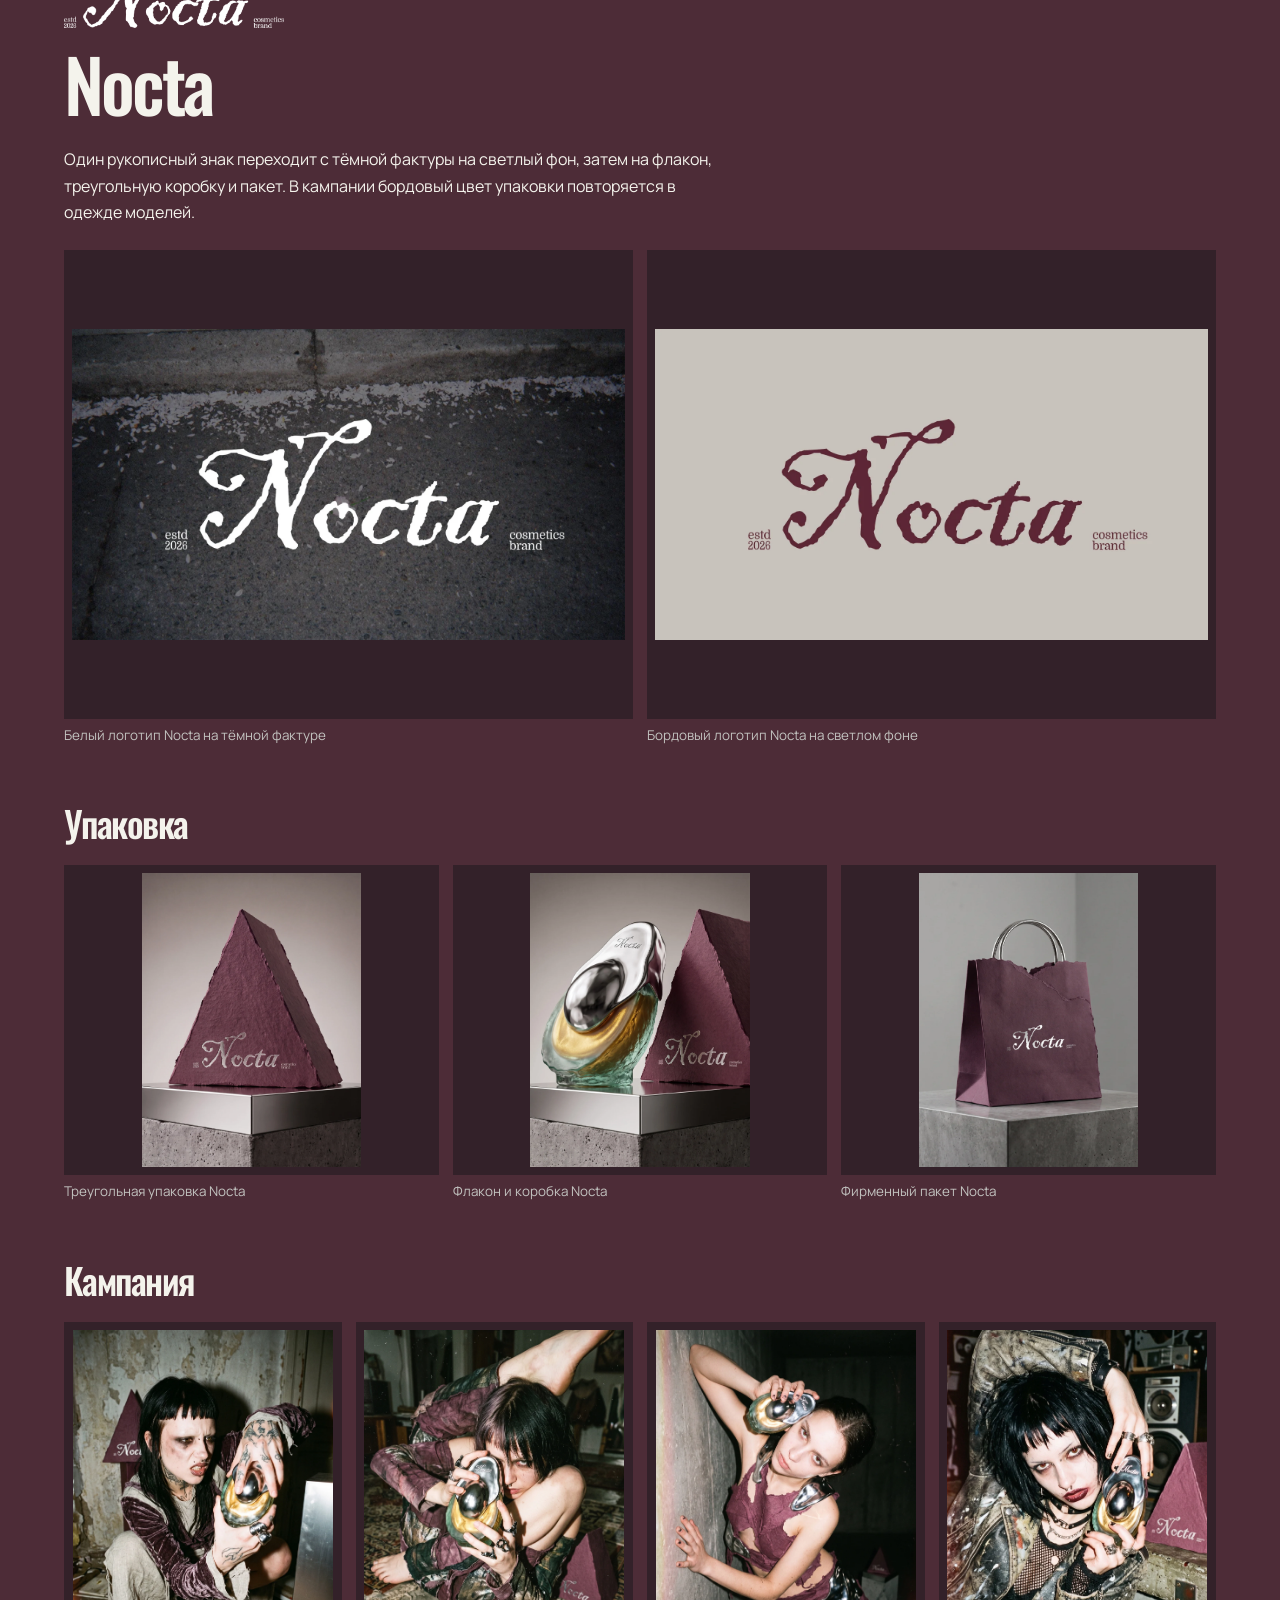
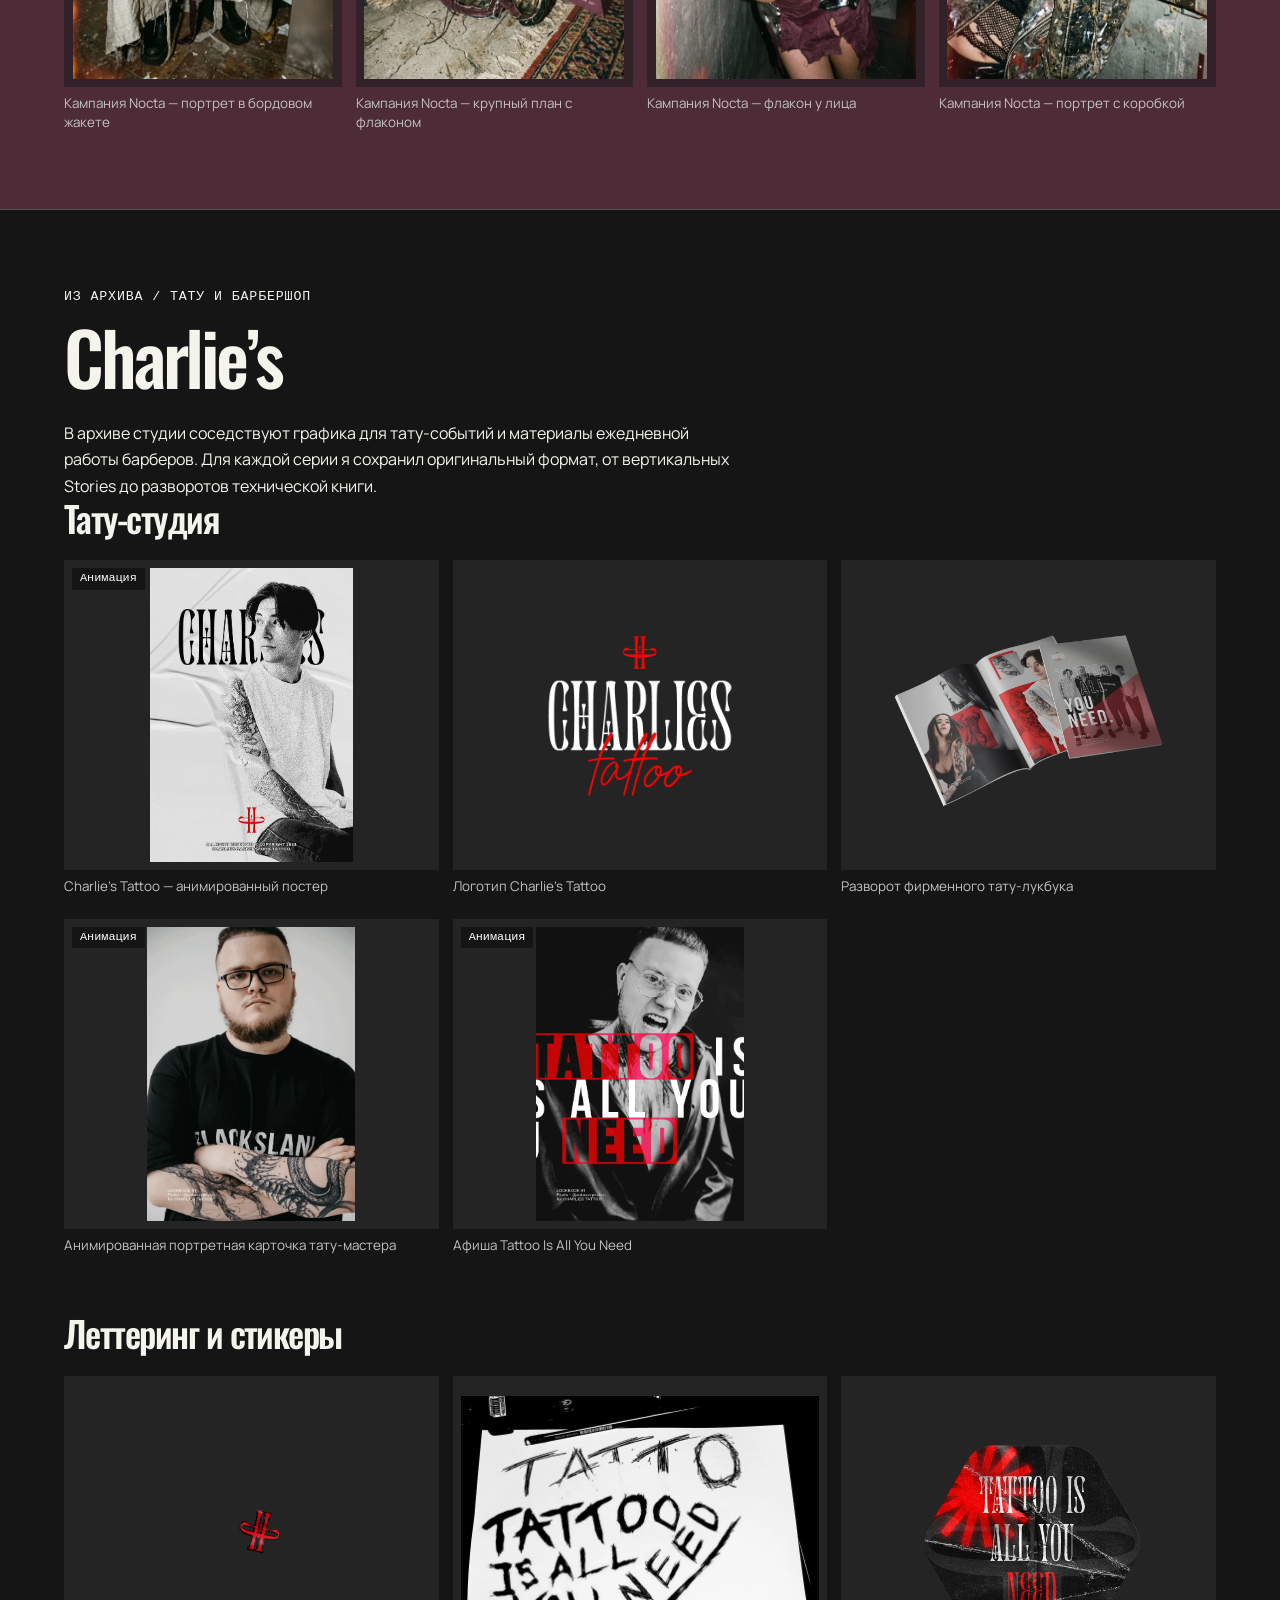
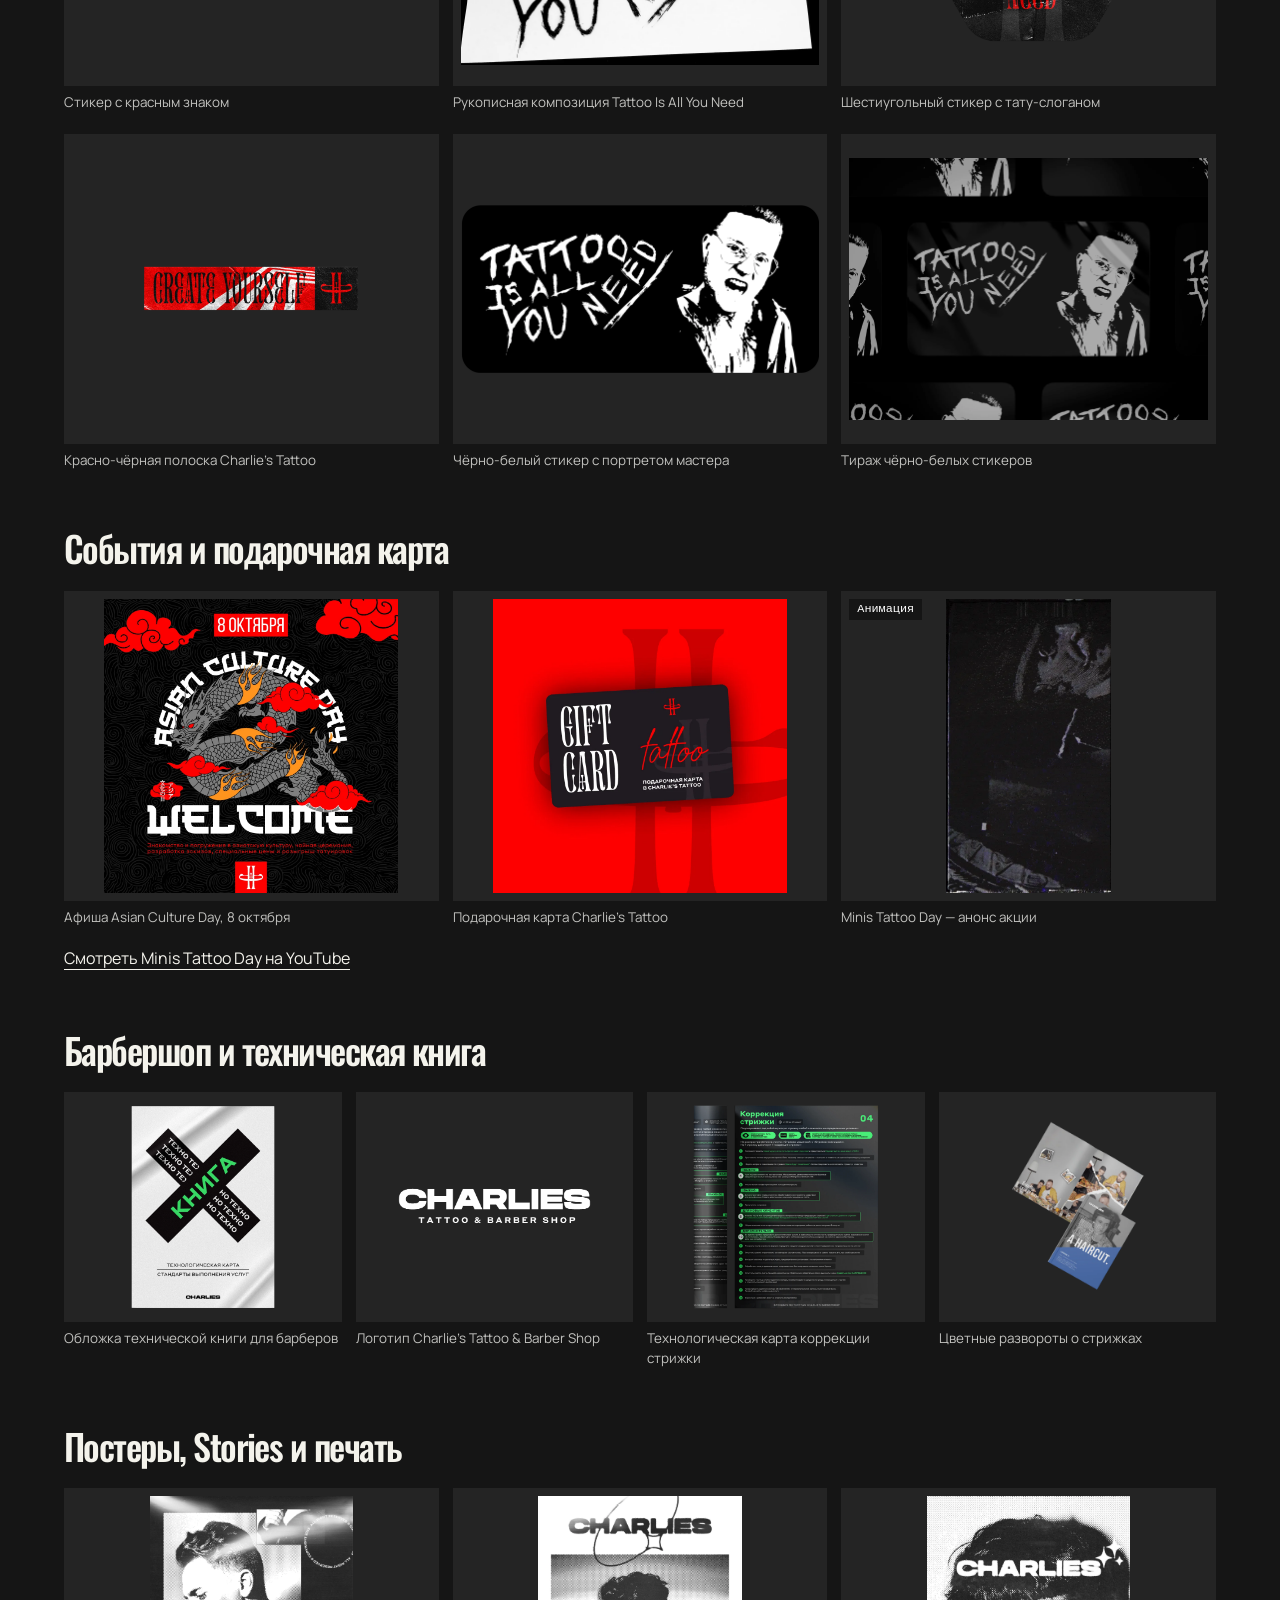
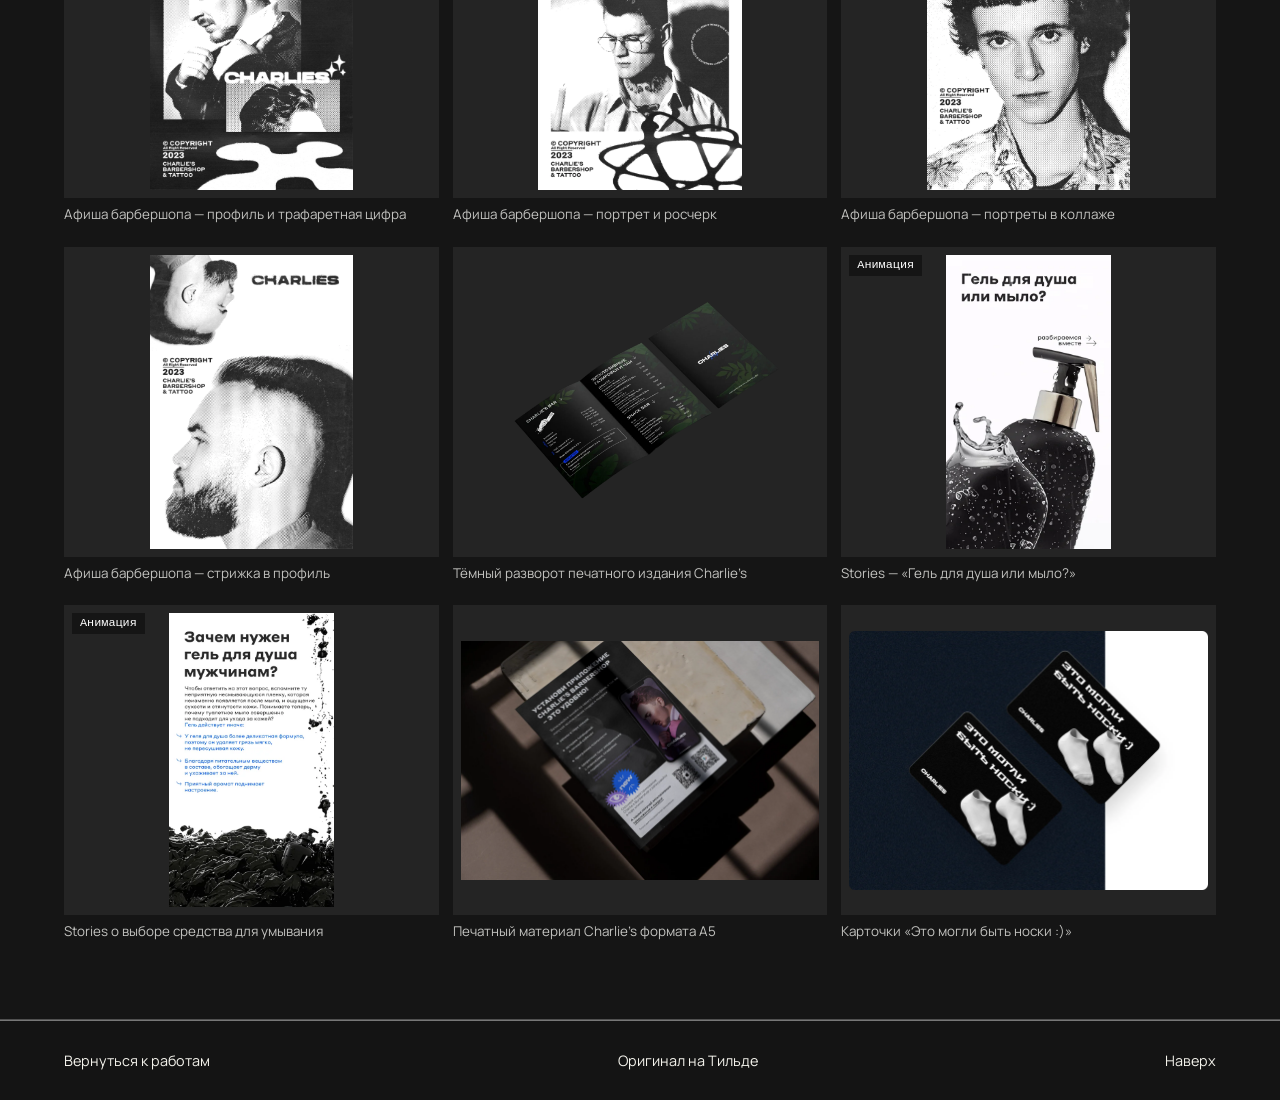
<file: archive.html>
<!doctype html><html lang="ru"><head><meta charset="utf-8"><meta name="viewport" content="width=device-width,initial-scale=1"><meta name="theme-color" content="#121212"><title>INFERNO, Nocta &amp; Charlie’s — Kirill Katin</title><meta name="description" content="Архив проектов Кирилла Катина. Первая капсула INFERNO, визуальная система Nocta и графика Charlie’s Tattoo & Barber Shop."><link rel="icon" href="icons/favicon.svg"><link rel="stylesheet" href="styles.css"><link rel="stylesheet" href="archive.css"><script defer src="archive.js"></script></head><body class="archive-page">
<header class="ar-mast ar-wrap"><a class="ar-home" href="index.html#work"><img src="icons/inferno.svg" alt="INFERNO"><span data-en="Portfolio">К портфолио</span></a><div class="ar-languages"><button type="button" data-lang="ru" aria-pressed="true">RU</button> / <button type="button" data-lang="en" aria-pressed="false">EN</button></div></header>
<main><section class="ar-cover ar-wrap" id="start"><div class="ar-head"><p class="ar-kicker"><span data-en="Kirill Katin / Independent apparel label">Кирилл Катин / Авторский бренд одежды</span></p><h1><span data-en="The first capsule">Первая капсула</span></h1><p><span data-en="I wanted to make something personal, bold and imperfect. INFERNO grew out of the restless graphics of the late 1990s and early 2000s, punk, post-irony and street culture.">INFERNO вырос из желания сделать что-то личное, дерзкое и несовершенное. Мне близки беспокойная графика конца 90-х и начала 2000-х, панк, постирония и уличная культура.</span></p><div class="ar-author"><figure class="ar-figure avatar" data-art="r00-03"><a class="ar-zoom" href="archive-media/r00-03.webp" data-still="archive-media/r00-03.webp" data-anim="0">
      <img src="archive-media/r00-03.webp" width="257" height="257" alt="Портрет Кирилла из первого кейса" data-alt-en="Kirill’s portrait from the original case" loading="lazy"></a></figure><span><span data-en="Kirill Katin">Кирилл Катин</span><small><span data-en="Brand designer">Бренд-дизайнер</span></small></span></div></div><div class="ar-sky"><figure class="ar-figure clouds" data-art="r00-01"><a class="ar-zoom" href="archive-media/r00-01.webp" data-still="archive-media/r00-01-still.webp" data-anim="1">
      <img src="archive-media/r00-01-still.webp" width="600" height="371" alt="Облака в заставке INFERNO" data-alt-en="Clouds in the INFERNO opening sequence" fetchpriority="high"><span class="film-badge"><span data-en="Motion">Анимация</span></span></a></figure><figure class="ar-figure cloud-logo" data-art="r00-02"><a class="ar-zoom" href="archive-media/r00-02.svg" data-still="archive-media/r00-02.svg" data-anim="0">
      <img src="archive-media/r00-02.svg" width="1598" height="240" alt="Белый логотип INFERNO" data-alt-en="INFERNO wordmark in white" fetchpriority="high"></a></figure></div></section>
<nav class="archive-nav" aria-label="Главы"><div class="ar-wrap"><a href="#brief"><span data-en="Brief">Задача</span></a><a href="#capsule"><span data-en="Capsule">Капсула</span></a><a href="#identity"><span data-en="Identity">Айдентика</span></a><a href="#references"><span data-en="Moodboard">Мудборд</span></a><a href="#audience"><span data-en="Audience">Аудитория</span></a><a href="#result"><span data-en="Results">Итоги</span></a><a href="#nocta"><span data-en="Nocta">Nocta</span></a><a href="#charlies"><span data-en="Charlie’s">Charlie’s</span></a></div></nav>
<section class="ar-section light" id="brief"><div class="ar-wrap"><p class="ar-kicker"><span data-en="Launching INFERNO">Запуск INFERNO</span></p><h2><span data-en="One designer. Twenty pieces.">Один дизайнер. Двадцать вещей.</span></h2><div class="ar-columns"><p><span data-en="I started with an idea and an interest in street style, subverted meanings and personal rebellion. The advertising budget was zero. Could digital decay, Y2K and post-irony create demand for a new label on their own?">У меня были идея, тяга к уличной эстетике, перевёрнутым смыслам и внутреннему протесту. Рекламный бюджет — 0 ₽. Хотелось проверить, может ли эстетика digital decay, Y2K и постиронии сама создать спрос на новый бренд.</span></p><p><span data-en="The test was a first capsule of 20 garments. I wanted to design a product, release it and see whether the entire drop would find buyers. It sold through in two weeks.">Проверкой стала первая капсула из 20 вещей. Задача была конкретной — разработать продукт, выпустить его и увидеть, найдутся ли покупатели на весь дроп. На это ушло две недели.</span></p></div></div></section>
<section class="ar-section " id="capsule"><div class="ar-wrap"><figure class="ar-figure word-art" data-art="r04-01"><a class="ar-zoom" href="archive-media/r04-01.webp" data-still="archive-media/r04-01.webp" data-anim="0">
      <img src="archive-media/r04-01.webp" width="190" height="281" alt="Drop — первая капсула" data-alt-en="Drop — chapter lettering" loading="lazy"></a></figure><h2><span data-en="Two pieces, one drop">Две вещи одного дропа</span></h2><div class="ar-columns"><article><h3><span data-en="Oversized tee">Oversize-футболка</span></h3><p><span data-en="A black base with a deconstructed logo, Latin lettering and Japanese characters. The yellow anime star on the back looks like a mascot lost somewhere on the early web.">Чёрная база, деконструированный логотип, английские и японские знаки. На спине — жёлтая аниме-звезда, будто потерянный маскот из старого интернета.</span></p></article><article><h3><span data-en="Black long sleeve">Чёрный лонгслив</span></h3><p><span data-en="A glitched silhouette and red Japanese lettering run down the front. The fractured, post-heroic figure conveys vulnerability. A small INFERNO wordmark signs the back.">На груди — глитч-силуэт и красная надпись на японском. Разорванная фигура передаёт уязвимость и образ сломанного тела. На спине — небольшая подпись INFERNO.</span></p></article></div><div class="ar-gallery pair-grid"><figure class="ar-figure " data-art="r04-02"><a class="ar-zoom" href="archive-media/r04-02.webp" data-still="archive-media/r04-02.webp" data-anim="0">
      <img src="archive-media/r04-02.webp" width="900" height="1600" alt="Футболка oversize — передний принт" data-alt-en="Oversized tee — front graphic" loading="lazy"></a><figcaption><span data-en="Oversized tee — front graphic">Футболка oversize — передний принт</span></figcaption></figure><figure class="ar-figure " data-art="r04-03"><a class="ar-zoom" href="archive-media/r04-03.webp" data-still="archive-media/r04-03.webp" data-anim="0">
      <img src="archive-media/r04-03.webp" width="900" height="1600" alt="Футболка oversize — жёлтая звезда на спине" data-alt-en="Oversized tee — yellow star on the back" loading="lazy"></a><figcaption><span data-en="Oversized tee — yellow star on the back">Футболка oversize — жёлтая звезда на спине</span></figcaption></figure></div><div class="ar-gallery pair-grid"><figure class="ar-figure " data-art="r04-07"><a class="ar-zoom" href="archive-media/r04-07.webp" data-still="archive-media/r04-07.webp" data-anim="0">
      <img src="archive-media/r04-07.webp" width="1440" height="1440" alt="Чёрный лонгслив с глитч-принтом" data-alt-en="Black long sleeve with glitch print" loading="lazy"></a><figcaption><span data-en="Black long sleeve with glitch print">Чёрный лонгслив с глитч-принтом</span></figcaption></figure><figure class="ar-figure " data-art="r04-08"><a class="ar-zoom" href="archive-media/r04-08.webp" data-still="archive-media/r04-08.webp" data-anim="0">
      <img src="archive-media/r04-08.webp" width="1440" height="1440" alt="Чёрный лонгслив — вид со спины" data-alt-en="Black long sleeve — reverse" loading="lazy"></a><figcaption><span data-en="Black long sleeve — reverse">Чёрный лонгслив — вид со спины</span></figcaption></figure></div><h3><span data-en="Prototyping in 3D">Сначала — в 3D</span></h3><p><span data-en="We started with a moodboard and a design premise: an anti-brand as a form of brand. It led to aggressive graphics, provocation and the feeling of discarded fashion. With limited resources we modelled the garments in Marvelous Designer, then worked in noise, shadows and fabric texture.">Сначала мы собрали мудборд и определили рамку: «антибренд как форма бренда». Отсюда агрессивная графика, провокация и ощущение «утилизированной моды». При ограниченных ресурсах вещи смоделировали в Marvelous Designer, а затем добавили шум, тени и фактуру ткани.</span></p><div class="ar-gallery "><figure class="ar-figure " data-art="r04-04"><a class="ar-zoom" href="archive-media/r04-04.webp" data-still="archive-media/r04-04.webp" data-anim="0">
      <img src="archive-media/r04-04.webp" width="1440" height="1440" alt="Шрифтовая композиция для капсулы" data-alt-en="Typographic composition for the capsule" loading="lazy"></a><figcaption><span data-en="Typographic composition for the capsule">Шрифтовая композиция для капсулы</span></figcaption></figure><figure class="ar-figure " data-art="r04-05"><a class="ar-zoom" href="archive-media/r04-05.webp" data-still="archive-media/r04-05.webp" data-anim="0">
      <img src="archive-media/r04-05.webp" width="732" height="683" alt="Базовая модель футболки в Marvelous Designer" data-alt-en="Base tee model in Marvelous Designer" loading="lazy"></a><figcaption><span data-en="Base tee model in Marvelous Designer">Базовая модель футболки в Marvelous Designer</span></figcaption></figure><figure class="ar-figure " data-art="r04-06"><a class="ar-zoom" href="archive-media/r04-06.webp" data-still="archive-media/r04-06-still.webp" data-anim="1">
      <img src="archive-media/r04-06-still.webp" width="180" height="320" alt="Вращение футболки с маскотом" data-alt-en="Turntable of the mascot tee" loading="lazy"><span class="film-badge"><span data-en="Motion">Анимация</span></span></a><figcaption><span data-en="Turntable of the mascot tee">Вращение футболки с маскотом</span></figcaption></figure></div></div></section>
<section class="ar-section " id="identity"><div class="ar-wrap"><figure class="ar-figure word-art" data-art="r03-01"><a class="ar-zoom" href="archive-media/r03-01.webp" data-still="archive-media/r03-01.webp" data-anim="0">
      <img src="archive-media/r03-01.webp" width="317" height="284" alt="Identity — айдентика" data-alt-en="Identity — chapter lettering" loading="lazy"></a></figure><h2><span data-en="Wordmark and type">Логотип и типографика</span></h2><p><span data-en="The wordmark had to feel personal. Its broken letterforms still read as a single mark. Black, white and their intermediate shades form the palette. Helvetica Neue sits alongside the handwritten AND OTHERS specimen.">Логотип должен был передавать мой характер. Его ломаные буквы читаются как единый знак. В основе системы — белый, чёрный и их оттенки. Рядом с Helvetica Neue работает рукописный образец AND OTHERS.</span></p><div class="ar-gallery identity-grid"><figure class="ar-figure " data-art="r03-02"><a class="ar-zoom" href="archive-media/r00-02.svg" data-still="archive-media/r00-02.svg" data-anim="0">
      <img src="archive-media/r00-02.svg" width="1598" height="240" alt="Логотип INFERNO в белом" data-alt-en="INFERNO wordmark in white" loading="lazy"></a><figcaption><span data-en="INFERNO wordmark in white">Логотип INFERNO в белом</span></figcaption></figure><figure class="ar-figure " data-art="r03-03"><a class="ar-zoom" href="archive-media/r03-03.svg" data-still="archive-media/r03-03.svg" data-anim="0">
      <img src="archive-media/r03-03.svg" width="402" height="60" alt="Логотип INFERNO в чёрном" data-alt-en="INFERNO wordmark in black" loading="lazy"></a><figcaption><span data-en="INFERNO wordmark in black">Логотип INFERNO в чёрном</span></figcaption></figure><figure class="ar-figure " data-art="r03-04"><a class="ar-zoom" href="archive-media/r03-04.webp" data-still="archive-media/r03-04.webp" data-anim="0">
      <img src="archive-media/r03-04.webp" width="1440" height="888" alt="Helvetica Neue — кириллица, латиница и цифры" data-alt-en="Helvetica Neue — Cyrillic, Latin and numerals" loading="lazy"></a><figcaption><span data-en="Helvetica Neue — Cyrillic, Latin and numerals">Helvetica Neue — кириллица, латиница и цифры</span></figcaption></figure><figure class="ar-figure " data-art="r03-05"><a class="ar-zoom" href="archive-media/r03-05.webp" data-still="archive-media/r03-05.webp" data-anim="0">
      <img src="archive-media/r03-05.webp" width="1334" height="276" alt="Рукописный образец AND OTHERS" data-alt-en="AND OTHERS handwritten lettering" loading="lazy"></a><figcaption><span data-en="AND OTHERS handwritten lettering">Рукописный образец AND OTHERS</span></figcaption></figure></div></div></section>
<section class="ar-section " id="references"><div class="ar-wrap"><figure class="ar-figure word-art" data-art="r05-01"><a class="ar-zoom" href="archive-media/r05-01.webp" data-still="archive-media/r05-01.webp" data-anim="0">
      <img src="archive-media/r05-01.webp" width="450" height="234" alt="References — референсы" data-alt-en="References — chapter lettering" loading="lazy"></a></figure><h2><span data-en="Where the visual language came from">Из чего вырос визуал</span></h2><p><span data-en="AVAVAV’s “NO TIME TO DESIGN” captured a sense of hurry, noise and excess. Absurd slogans such as “SHOOTS BETTER THAN GLOCK” offered another direction. Y2K graphics and street flyers informed the typography, while Balenciaga’s propaganda imagery suggested a way to use collage.">У AVAVAV меня привлекла фраза «NO TIME TO DESIGN» и заложенные в ней спешка, шум и избыток. Вторая линия — абсурдные слоганы вроде «SHOOTS BETTER THAN GLOCK». Y2K-графика и уличные листовки подсказали работу с типографикой, а пропагандистский визуальный язык Balenciaga — приёмы коллажа.</span></p><div class="ar-gallery reference-grid"><figure class="ar-figure " data-art="r05-02"><a class="ar-zoom" href="archive-media/r05-02.webp" data-still="archive-media/r05-02.webp" data-anim="0">
      <img src="archive-media/r05-02.webp" width="736" height="892" alt="Белая футболка с ломаной графикой" data-alt-en="White tee with fractured graphics" loading="lazy"></a><figcaption><span data-en="White tee with fractured graphics">Белая футболка с ломаной графикой</span></figcaption></figure><figure class="ar-figure " data-art="r05-03"><a class="ar-zoom" href="archive-media/r05-03.webp" data-still="archive-media/r05-03.webp" data-anim="0">
      <img src="archive-media/r05-03.webp" width="713" height="891" alt="Контрастная типографика на чёрном худи" data-alt-en="Contrasting lettering on a black hoodie" loading="lazy"></a><figcaption><span data-en="Contrasting lettering on a black hoodie">Контрастная типографика на чёрном худи</span></figcaption></figure><figure class="ar-figure " data-art="r05-04"><a class="ar-zoom" href="archive-media/r05-04.webp" data-still="archive-media/r05-04.webp" data-anim="0">
      <img src="archive-media/r05-04.webp" width="720" height="698" alt="Красная графика на белом хлопке" data-alt-en="Red graphic on white cotton" loading="lazy"></a><figcaption><span data-en="Red graphic on white cotton">Красная графика на белом хлопке</span></figcaption></figure><figure class="ar-figure " data-art="r05-05"><a class="ar-zoom" href="archive-media/r05-05.webp" data-still="archive-media/r05-05.webp" data-anim="0">
      <img src="archive-media/r05-05.webp" width="563" height="557" alt="Надпись во всю ширину спины худи" data-alt-en="Full-width back text on a hoodie" loading="lazy"></a><figcaption><span data-en="Full-width back text on a hoodie">Надпись во всю ширину спины худи</span></figcaption></figure><figure class="ar-figure " data-art="r05-06"><a class="ar-zoom" href="archive-media/r05-06.webp" data-still="archive-media/r05-06.webp" data-anim="0">
      <img src="archive-media/r05-06.webp" width="736" height="920" alt="Камера и провокационный слоган на сером худи" data-alt-en="Camera graphic and a provocative slogan on a grey hoodie" loading="lazy"></a><figcaption><span data-en="Camera graphic and a provocative slogan on a grey hoodie">Камера и провокационный слоган на сером худи</span></figcaption></figure><figure class="ar-figure " data-art="r05-07"><a class="ar-zoom" href="archive-media/r05-07.webp" data-still="archive-media/r05-07.webp" data-anim="0">
      <img src="archive-media/r05-07.webp" width="736" height="917" alt="Фасад AVAVAV с лозунгом NO TIME TO DESIGN" data-alt-en="AVAVAV façade with NO TIME TO DESIGN lettering" loading="lazy"></a><figcaption><span data-en="AVAVAV façade with NO TIME TO DESIGN lettering">Фасад AVAVAV с лозунгом NO TIME TO DESIGN</span></figcaption></figure><figure class="ar-figure " data-art="r05-08"><a class="ar-zoom" href="archive-media/r05-08.webp" data-still="archive-media/r05-08.webp" data-anim="0">
      <img src="archive-media/r05-08.webp" width="736" height="981" alt="Чёрное худи с двуязычной надписью" data-alt-en="Black hoodie with bilingual lettering" loading="lazy"></a><figcaption><span data-en="Black hoodie with bilingual lettering">Чёрное худи с двуязычной надписью</span></figcaption></figure><figure class="ar-figure " data-art="r05-09"><a class="ar-zoom" href="archive-media/r05-09.webp" data-still="archive-media/r05-09.webp" data-anim="0">
      <img src="archive-media/r05-09.webp" width="736" height="728" alt="Размытый монохромный принт на футболке" data-alt-en="Blurred monochrome graphic on a tee" loading="lazy"></a><figcaption><span data-en="Blurred monochrome graphic on a tee">Размытый монохромный принт на футболке</span></figcaption></figure><figure class="ar-figure " data-art="r05-10"><a class="ar-zoom" href="archive-media/r05-10.webp" data-still="archive-media/r05-10.webp" data-anim="0">
      <img src="archive-media/r05-10.webp" width="735" height="889" alt="Уличная листовка MISSING" data-alt-en="MISSING street flyer" loading="lazy"></a><figcaption><span data-en="MISSING street flyer">Уличная листовка MISSING</span></figcaption></figure><figure class="ar-figure " data-art="r05-11"><a class="ar-zoom" href="archive-media/r05-11.webp" data-still="archive-media/r05-11.webp" data-anim="0">
      <img src="archive-media/r05-11.webp" width="736" height="567" alt="Монохромный коллаж Balenciaga" data-alt-en="Monochrome Balenciaga collage" loading="lazy"></a><figcaption><span data-en="Monochrome Balenciaga collage">Монохромный коллаж Balenciaga</span></figcaption></figure></div></div></section>
<section class="ar-section " id="audience"><div class="ar-wrap"><figure class="ar-figure word-art" data-art="r06-01"><a class="ar-zoom" href="archive-media/r06-01.webp" data-still="archive-media/r06-01.webp" data-anim="0">
      <img src="archive-media/r06-01.webp" width="235" height="281" alt="Study — исследование аудитории" data-alt-en="Study — audience research lettering" loading="lazy"></a></figure><h2><span data-en="Who wears it">Для кого эта одежда</span></h2><p><span data-en="Before designing the garments I studied street looks and the emotions of people who might wear INFERNO. Four audience personas emerged.">До работы с вещами я изучал городские образы и эмоции людей, которые могли бы носить INFERNO. В исследовании сложились четыре портрета аудитории.</span></p><div class="ar-gallery reference-grid"><figure class="ar-figure " data-art="r06-02"><a class="ar-zoom" href="archive-media/r06-02.webp" data-still="archive-media/r06-02.webp" data-anim="0">
      <img src="archive-media/r06-02.webp" width="736" height="920" alt="Широкие джинсы и тёмные слои" data-alt-en="Wide jeans and dark layers" loading="lazy"></a><figcaption><span data-en="Wide jeans and dark layers">Широкие джинсы и тёмные слои</span></figcaption></figure><figure class="ar-figure " data-art="r06-03"><a class="ar-zoom" href="archive-media/r06-03.webp" data-still="archive-media/r06-03.webp" data-anim="0">
      <img src="archive-media/r06-03.webp" width="733" height="1280" alt="Уличный образ с длинными светлыми волосами" data-alt-en="Street look with long, light hair" loading="lazy"></a><figcaption><span data-en="Street look with long, light hair">Уличный образ с длинными светлыми волосами</span></figcaption></figure><figure class="ar-figure " data-art="r06-04"><a class="ar-zoom" href="archive-media/r06-04.webp" data-still="archive-media/r06-04.webp" data-anim="0">
      <img src="archive-media/r06-04.webp" width="736" height="920" alt="Чёрный образ с аксессуарами" data-alt-en="Black outfit with accessories" loading="lazy"></a><figcaption><span data-en="Black outfit with accessories">Чёрный образ с аксессуарами</span></figcaption></figure><figure class="ar-figure " data-art="r06-05"><a class="ar-zoom" href="archive-media/r06-05.webp" data-still="archive-media/r06-05.webp" data-anim="0">
      <img src="archive-media/r06-05.webp" width="736" height="974" alt="Худи с крупным принтом на спине" data-alt-en="Hoodie with a large back print" loading="lazy"></a><figcaption><span data-en="Hoodie with a large back print">Худи с крупным принтом на спине</span></figcaption></figure></div><div class="personas"><article><figure class="ar-figure persona-image" data-art="r06-06"><a class="ar-zoom" href="archive-media/r06-06.webp" data-still="archive-media/r06-06-still.webp" data-anim="1">
      <img src="archive-media/r06-06-still.webp" width="499" height="209" alt="Девушка, 17 лет — искажённый ландшафт" data-alt-en="Age 17, girl — distorted landscape" loading="lazy"><span class="film-badge"><span data-en="Motion">Анимация</span></span></a></figure><h3><span data-en="Girl, 17">Девушка, 17 лет</span></h3><p><span data-en="TikTok and Tumblr blur the line between reality and fantasy. Clothing becomes an emotional diary: shiny, torn and exaggerated.">TikTok и Tumblr стирают для неё границу между реальностью и фантазией. Одежда становится дневником эмоций — блестящим, рваным, гипертрофированным.</span></p></article><article><figure class="ar-figure persona-image" data-art="r06-07"><a class="ar-zoom" href="archive-media/r06-07.webp" data-still="archive-media/r06-07-still.webp" data-anim="1">
      <img src="archive-media/r06-07-still.webp" width="500" height="700" alt="Парень, 20 лет — чёрная текучая текстура" data-alt-en="Age 20, young man — fluid black texture" loading="lazy"><span class="film-badge"><span data-en="Motion">Анимация</span></span></a></figure><h3><span data-en="Young man, 20">Парень, 20 лет</span></h3><p><span data-en="He hides in a hoodie, listens to ambient music and studies cybersecurity. He is drawn to dark chaos and textures that look salvaged from an abandoned world.">Прячется за худи, слушает эмбиент, изучает кибербезопасность. Ему близки тёмный хаос и фактуры, как будто найденные в заброшенном мире.</span></p></article><article><figure class="ar-figure persona-image" data-art="r06-08"><a class="ar-zoom" href="archive-media/r06-08.webp" data-still="archive-media/r06-08-still.webp" data-anim="1">
      <img src="archive-media/r06-08-still.webp" width="262" height="262" alt="Девушка, 23 года — цифровой аватар" data-alt-en="Age 23, young woman — digital avatar" loading="lazy"><span class="film-badge"><span data-en="Motion">Анимация</span></span></a></figure><h3><span data-en="Young woman, 23">Девушка, 23 года</span></h3><p><span data-en="She builds looks as small performances and values self-irony. For her, INFERNO brings together vintage, glamour and deliberate roughness.">Собирает образы как маленькие перформансы и любит самоиронию. В INFERNO для неё сходятся винтаж, гламур и намеренная грубость.</span></p></article><article><figure class="ar-figure persona-image" data-art="r06-09"><a class="ar-zoom" href="archive-media/r06-09.webp" data-still="archive-media/r06-09-still.webp" data-anim="1">
      <img src="archive-media/r06-09-still.webp" width="400" height="300" alt="Парень, 26 лет — пейзаж с эффектом VHS" data-alt-en="Age 26, young man — VHS landscape" loading="lazy"><span class="film-badge"><span data-en="Motion">Анимация</span></span></a></figure><h3><span data-en="Man, 26">Парень, 26 лет</span></h3><p><span data-en="He collects imagery from internet archives, VHS recordings and visual noise. Restless graphics let him make a statement without speaking.">Ищет образы в интернет-архивах, VHS и визуальном шуме. Беспокойная графика позволяет ему молча заявить о себе.</span></p></article></div></div></section>
<section class="ar-section light" id="result"><div class="ar-wrap"><p class="ar-kicker"><span data-en="Launch results">Результат запуска</span></p><h2><span data-en="Sold out in 14 days">Дроп разошёлся за 14 дней</span></h2><div class="ar-metrics"><div><strong>20/20</strong><span data-en="pieces sold">вещей продано</span></div><div><strong>15+</strong><span data-en="requests for drop two">заявок на второй дроп</span></div><div><strong>0 ₽</strong><span data-en="advertising spend">расходы на рекламу</span></div></div><h3><span data-en="Plans after the first capsule">Планы после первой капсулы</span></h3><p><span data-en="Community requests shaped the direction for drop two. The plans included outerwear and accessories, an artist collaboration and a Tilda or Readymag landing page to make ordering easier.">Запросы сообщества задали направление второму дропу. В планах были верхняя одежда и аксессуары, коллаборация с художником и отдельная страница на Tilda или Readymag, чтобы упростить заказ.</span></p></div></section>
<section class="ar-section author-note" id="author"><div class="ar-wrap"><figure class="ar-figure word-art" data-art="r10-01"><a class="ar-zoom" href="archive-media/r10-01.webp" data-still="archive-media/r10-01.webp" data-anim="0">
      <img src="archive-media/r10-01.webp" width="1440" height="332" alt="Кто я? — хромированный леттеринг" data-alt-en="Who am I? — chrome lettering" loading="lazy"></a></figure><h3><span data-en="Kirill Katin">Кирилл Катин</span></h3><p><span data-en="I work with apparel labels, creative projects and visual concepts. I bring aesthetics, UX and sales together so a distinctive style can help a brand find its customers.">Я работаю с брендами одежды, творческими проектами и визуальными концепциями. Связываю эстетику, UX и продажи: мне важно, чтобы узнаваемый стиль помогал бренду находить покупателей.</span></p><a class="primary" href="https://t.me/infernoggc" target="_blank" rel="noopener"><span data-en="Discuss a project on Telegram">Обсудить проект в Telegram</span></a></div></section>
<section class="ar-section nocta" id="nocta"><div class="ar-wrap"><p class="ar-kicker"><span data-en="From the archive / Cosmetics">Из архива / Косметика</span></p><figure class="ar-figure nocta-mark" data-art="r11-01"><a class="ar-zoom" href="archive-media/r11-01.webp" data-still="archive-media/r11-01.webp" data-anim="0">
      <img src="archive-media/r11-01.webp" width="1387" height="455" alt="Логотип косметического бренда Nocta" data-alt-en="Nocta cosmetics wordmark" loading="lazy"></a></figure><h2>Nocta</h2><p><span data-en="A handwritten mark moves from dark texture to a light background, then onto the bottle, triangular box and bag. The campaign echoes the burgundy packaging in the styling.">Один рукописный знак переходит с тёмной фактуры на светлый фон, затем на флакон, треугольную коробку и пакет. В кампании бордовый цвет упаковки повторяется в одежде моделей.</span></p><div class="ar-gallery pair-grid"><figure class="ar-figure " data-art="r11-02"><a class="ar-zoom" href="archive-media/r11-02.webp" data-still="archive-media/r11-02.webp" data-anim="0">
      <img src="archive-media/r11-02.webp" width="1440" height="810" alt="Белый логотип Nocta на тёмной фактуре" data-alt-en="White Nocta wordmark on a dark texture" loading="lazy"></a><figcaption><span data-en="White Nocta wordmark on a dark texture">Белый логотип Nocta на тёмной фактуре</span></figcaption></figure><figure class="ar-figure " data-art="r11-03"><a class="ar-zoom" href="archive-media/r11-03.webp" data-still="archive-media/r11-03.webp" data-anim="0">
      <img src="archive-media/r11-03.webp" width="1440" height="810" alt="Бордовый логотип Nocta на светлом фоне" data-alt-en="Burgundy Nocta wordmark on a light background" loading="lazy"></a><figcaption><span data-en="Burgundy Nocta wordmark on a light background">Бордовый логотип Nocta на светлом фоне</span></figcaption></figure></div><h3><span data-en="Packaging">Упаковка</span></h3><div class="ar-gallery "><figure class="ar-figure " data-art="r11-04"><a class="ar-zoom" href="archive-media/r11-04.webp" data-still="archive-media/r11-04.webp" data-anim="0">
      <img src="archive-media/r11-04.webp" width="1195" height="1600" alt="Треугольная упаковка Nocta" data-alt-en="Triangular Nocta packaging" loading="lazy"></a><figcaption><span data-en="Triangular Nocta packaging">Треугольная упаковка Nocta</span></figcaption></figure><figure class="ar-figure " data-art="r11-05"><a class="ar-zoom" href="archive-media/r11-05.webp" data-still="archive-media/r11-05.webp" data-anim="0">
      <img src="archive-media/r11-05.webp" width="1195" height="1600" alt="Флакон и коробка Nocta" data-alt-en="Nocta bottle and its box" loading="lazy"></a><figcaption><span data-en="Nocta bottle and its box">Флакон и коробка Nocta</span></figcaption></figure><figure class="ar-figure " data-art="r11-06"><a class="ar-zoom" href="archive-media/r11-06.webp" data-still="archive-media/r11-06.webp" data-anim="0">
      <img src="archive-media/r11-06.webp" width="1195" height="1600" alt="Фирменный пакет Nocta" data-alt-en="Nocta branded bag" loading="lazy"></a><figcaption><span data-en="Nocta branded bag">Фирменный пакет Nocta</span></figcaption></figure></div><h3><span data-en="Campaign">Кампания</span></h3><div class="ar-gallery reference-grid"><figure class="ar-figure " data-art="r11-07"><a class="ar-zoom" href="archive-media/r11-07.webp" data-still="archive-media/r11-07.webp" data-anim="0">
      <img src="archive-media/r11-07.webp" width="1194" height="1600" alt="Кампания Nocta — портрет в бордовом жакете" data-alt-en="Nocta campaign — portrait in a burgundy jacket" loading="lazy"></a><figcaption><span data-en="Nocta campaign — portrait in a burgundy jacket">Кампания Nocta — портрет в бордовом жакете</span></figcaption></figure><figure class="ar-figure " data-art="r11-08"><a class="ar-zoom" href="archive-media/r11-08.webp" data-still="archive-media/r11-08.webp" data-anim="0">
      <img src="archive-media/r11-08.webp" width="1194" height="1600" alt="Кампания Nocta — крупный план с флаконом" data-alt-en="Nocta campaign — close-up with the bottle" loading="lazy"></a><figcaption><span data-en="Nocta campaign — close-up with the bottle">Кампания Nocta — крупный план с флаконом</span></figcaption></figure><figure class="ar-figure " data-art="r11-09"><a class="ar-zoom" href="archive-media/r11-09.webp" data-still="archive-media/r11-09.webp" data-anim="0">
      <img src="archive-media/r11-09.webp" width="1194" height="1600" alt="Кампания Nocta — флакон у лица" data-alt-en="Nocta campaign — bottle held to the face" loading="lazy"></a><figcaption><span data-en="Nocta campaign — bottle held to the face">Кампания Nocta — флакон у лица</span></figcaption></figure><figure class="ar-figure " data-art="r11-10"><a class="ar-zoom" href="archive-media/r11-10.webp" data-still="archive-media/r11-10.webp" data-anim="0">
      <img src="archive-media/r11-10.webp" width="1194" height="1600" alt="Кампания Nocta — портрет с коробкой" data-alt-en="Nocta campaign — portrait with the box" loading="lazy"></a><figcaption><span data-en="Nocta campaign — portrait with the box">Кампания Nocta — портрет с коробкой</span></figcaption></figure></div></div></section>
<section class="ar-section " id="charlies"><div class="ar-wrap"><p class="ar-kicker"><span data-en="From the archive / Tattoo and barber shop">Из архива / Тату и барбершоп</span></p><h2>Charlie’s</h2><p><span data-en="The studio archive brings together graphics for tattoo events and materials used by barbers at work. The series span vertical Stories, printed spreads and a technical handbook.">В архиве студии соседствуют графика для тату-событий и материалы ежедневной работы барберов. Для каждой серии я сохранил оригинальный формат, от вертикальных Stories до разворотов технической книги.</span></p><h3><span data-en="Tattoo studio">Тату-студия</span></h3><div class="ar-gallery "><figure class="ar-figure " data-art="r12-01"><a class="ar-zoom" href="archive-media/r12-01.webp" data-still="archive-media/r12-01-still.webp" data-anim="1">
      <img src="archive-media/r12-01-still.webp" width="595" height="860" alt="Charlie’s Tattoo — анимированный постер" data-alt-en="Charlie’s Tattoo — animated poster" loading="lazy"><span class="film-badge"><span data-en="Motion">Анимация</span></span></a><figcaption><span data-en="Charlie’s Tattoo — animated poster">Charlie’s Tattoo — анимированный постер</span></figcaption></figure><figure class="ar-figure " data-art="r12-02"><a class="ar-zoom" href="archive-media/r12-02.webp" data-still="archive-media/r12-02.webp" data-anim="0">
      <img src="archive-media/r12-02.webp" width="842" height="595" alt="Логотип Charlie’s Tattoo" data-alt-en="Charlie’s Tattoo wordmark" loading="lazy"></a><figcaption><span data-en="Charlie’s Tattoo wordmark">Логотип Charlie’s Tattoo</span></figcaption></figure><figure class="ar-figure " data-art="r12-03"><a class="ar-zoom" href="archive-media/r12-03.webp" data-still="archive-media/r12-03.webp" data-anim="0">
      <img src="archive-media/r12-03.webp" width="1280" height="853" alt="Разворот фирменного тату-лукбука" data-alt-en="Tattoo lookbook spread" loading="lazy"></a><figcaption><span data-en="Tattoo lookbook spread">Разворот фирменного тату-лукбука</span></figcaption></figure><figure class="ar-figure " data-art="r12-04"><a class="ar-zoom" href="archive-media/r12-04.webp" data-still="archive-media/r12-04-still.webp" data-anim="1">
      <img src="archive-media/r12-04-still.webp" width="595" height="842" alt="Анимированная портретная карточка тату-мастера" data-alt-en="Animated portrait of a tattoo artist" loading="lazy"><span class="film-badge"><span data-en="Motion">Анимация</span></span></a><figcaption><span data-en="Animated portrait of a tattoo artist">Анимированная портретная карточка тату-мастера</span></figcaption></figure><figure class="ar-figure " data-art="r12-05"><a class="ar-zoom" href="archive-media/r12-05.webp" data-still="archive-media/r12-05-still.webp" data-anim="1">
      <img src="archive-media/r12-05-still.webp" width="595" height="842" alt="Афиша Tattoo Is All You Need" data-alt-en="Tattoo Is All You Need poster" loading="lazy"><span class="film-badge"><span data-en="Motion">Анимация</span></span></a><figcaption><span data-en="Tattoo Is All You Need poster">Афиша Tattoo Is All You Need</span></figcaption></figure></div><h3><span data-en="Lettering and stickers">Леттеринг и стикеры</span></h3><div class="ar-gallery "><figure class="ar-figure " data-art="r12-06"><a class="ar-zoom" href="archive-media/r12-06.webp" data-still="archive-media/r12-06.webp" data-anim="0">
      <img src="archive-media/r12-06.webp" width="1024" height="1024" alt="Стикер с красным знаком" data-alt-en="Sticker with a red symbol" loading="lazy"></a><figcaption><span data-en="Sticker with a red symbol">Стикер с красным знаком</span></figcaption></figure><figure class="ar-figure " data-art="r12-07"><a class="ar-zoom" href="archive-media/r12-07.webp" data-still="archive-media/r12-07.webp" data-anim="0">
      <img src="archive-media/r12-07.webp" width="1440" height="1080" alt="Рукописная композиция Tattoo Is All You Need" data-alt-en="Tattoo Is All You Need hand-lettering" loading="lazy"></a><figcaption><span data-en="Tattoo Is All You Need hand-lettering">Рукописная композиция Tattoo Is All You Need</span></figcaption></figure><figure class="ar-figure " data-art="r12-08"><a class="ar-zoom" href="archive-media/r12-08.webp" data-still="archive-media/r12-08.webp" data-anim="0">
      <img src="archive-media/r12-08.webp" width="1024" height="1024" alt="Шестиугольный стикер с тату-слоганом" data-alt-en="Hexagonal tattoo slogan sticker" loading="lazy"></a><figcaption><span data-en="Hexagonal tattoo slogan sticker">Шестиугольный стикер с тату-слоганом</span></figcaption></figure><figure class="ar-figure " data-art="r12-09"><a class="ar-zoom" href="archive-media/r12-09.webp" data-still="archive-media/r12-09.webp" data-anim="0">
      <img src="archive-media/r12-09.webp" width="1024" height="1024" alt="Красно-чёрная полоска Charlie’s Tattoo" data-alt-en="Red and black Charlie’s Tattoo label" loading="lazy"></a><figcaption><span data-en="Red and black Charlie’s Tattoo label">Красно-чёрная полоска Charlie’s Tattoo</span></figcaption></figure><figure class="ar-figure " data-art="r12-10"><a class="ar-zoom" href="archive-media/r12-10.webp" data-still="archive-media/r12-10.webp" data-anim="0">
      <img src="archive-media/r12-10.webp" width="1440" height="677" alt="Чёрно-белый стикер с портретом мастера" data-alt-en="Monochrome sticker with an artist’s portrait" loading="lazy"></a><figcaption><span data-en="Monochrome sticker with an artist’s portrait">Чёрно-белый стикер с портретом мастера</span></figcaption></figure><figure class="ar-figure " data-art="r12-11"><a class="ar-zoom" href="archive-media/r12-11.webp" data-still="archive-media/r12-11.webp" data-anim="0">
      <img src="archive-media/r12-11.webp" width="1440" height="1055" alt="Тираж чёрно-белых стикеров" data-alt-en="Sheet of monochrome stickers" loading="lazy"></a><figcaption><span data-en="Sheet of monochrome stickers">Тираж чёрно-белых стикеров</span></figcaption></figure></div><h3><span data-en="Events and gift card">События и подарочная карта</span></h3><div class="ar-gallery "><figure class="ar-figure " data-art="r12-12"><a class="ar-zoom" href="archive-media/r12-12.webp" data-still="archive-media/r12-12.webp" data-anim="0">
      <img src="archive-media/r12-12.webp" width="1000" height="1000" alt="Афиша Asian Culture Day, 8 октября" data-alt-en="Asian Culture Day poster for October 8" loading="lazy"></a><figcaption><span data-en="Asian Culture Day poster for October 8">Афиша Asian Culture Day, 8 октября</span></figcaption></figure><figure class="ar-figure " data-art="r12-13"><a class="ar-zoom" href="archive-media/r12-13.webp" data-still="archive-media/r12-13.webp" data-anim="0">
      <img src="archive-media/r12-13.webp" width="1000" height="1000" alt="Подарочная карта Charlie’s Tattoo" data-alt-en="Charlie’s Tattoo gift card" loading="lazy"></a><figcaption><span data-en="Charlie’s Tattoo gift card">Подарочная карта Charlie’s Tattoo</span></figcaption></figure><figure class="ar-figure " data-art="r12-14"><a class="ar-zoom" href="archive-media/r12-14.webp" data-still="archive-media/r12-14-still.webp" data-anim="1">
      <img src="archive-media/r12-14-still.webp" width="484" height="860" alt="Minis Tattoo Day — анонс акции" data-alt-en="Minis Tattoo Day — animated event teaser" loading="lazy"><span class="film-badge"><span data-en="Motion">Анимация</span></span></a><figcaption><span data-en="Minis Tattoo Day — animated event teaser">Minis Tattoo Day — анонс акции</span></figcaption></figure></div><a class="ar-source" href="https://www.youtube.com/shorts/cqKBCogB-gk" target="_blank" rel="noopener"><span data-en="Watch Minis Tattoo Day on YouTube">Смотреть Minis Tattoo Day на YouTube</span></a><h3><span data-en="Barber shop and technical handbook">Барбершоп и техническая книга</span></h3><div class="ar-gallery reference-grid"><figure class="ar-figure " data-art="r12-15"><a class="ar-zoom" href="archive-media/r12-15.webp" data-still="archive-media/r12-15.webp" data-anim="0">
      <img src="archive-media/r12-15.webp" width="1440" height="1440" alt="Обложка технической книги для барберов" data-alt-en="Cover of the technical handbook for barbers" loading="lazy"></a><figcaption><span data-en="Cover of the technical handbook for barbers">Обложка технической книги для барберов</span></figcaption></figure><figure class="ar-figure " data-art="r12-16"><a class="ar-zoom" href="archive-media/r12-16.webp" data-still="archive-media/r12-16.webp" data-anim="0">
      <img src="archive-media/r12-16.webp" width="842" height="595" alt="Логотип Charlie’s Tattoo &amp; Barber Shop" data-alt-en="Charlie’s Tattoo &amp; Barber Shop wordmark" loading="lazy"></a><figcaption><span data-en="Charlie’s Tattoo &amp; Barber Shop wordmark">Логотип Charlie’s Tattoo &amp; Barber Shop</span></figcaption></figure><figure class="ar-figure " data-art="r12-17"><a class="ar-zoom" href="archive-media/r12-17.webp" data-still="archive-media/r12-17.webp" data-anim="0">
      <img src="archive-media/r12-17.webp" width="1440" height="1440" alt="Технологическая карта коррекции стрижки" data-alt-en="Haircut correction process sheet" loading="lazy"></a><figcaption><span data-en="Haircut correction process sheet">Технологическая карта коррекции стрижки</span></figcaption></figure><figure class="ar-figure " data-art="r12-18"><a class="ar-zoom" href="archive-media/r12-18.webp" data-still="archive-media/r12-18.webp" data-anim="0">
      <img src="archive-media/r12-18.webp" width="1280" height="852" alt="Цветные развороты о стрижках" data-alt-en="Colour publication spreads on haircuts" loading="lazy"></a><figcaption><span data-en="Colour publication spreads on haircuts">Цветные развороты о стрижках</span></figcaption></figure></div><h3><span data-en="Posters, Stories and print">Постеры, Stories и печать</span></h3><div class="ar-gallery "><figure class="ar-figure " data-art="r12-19"><a class="ar-zoom" href="archive-media/r12-19.webp" data-still="archive-media/r12-19.webp" data-anim="0">
      <img src="archive-media/r12-19.webp" width="1107" height="1600" alt="Афиша барбершопа — профиль и трафаретная цифра" data-alt-en="Barbershop poster — profile and stencil numeral" loading="lazy"></a><figcaption><span data-en="Barbershop poster — profile and stencil numeral">Афиша барбершопа — профиль и трафаретная цифра</span></figcaption></figure><figure class="ar-figure " data-art="r12-20"><a class="ar-zoom" href="archive-media/r12-20.webp" data-still="archive-media/r12-20.webp" data-anim="0">
      <img src="archive-media/r12-20.webp" width="1107" height="1600" alt="Афиша барбершопа — портрет и росчерк" data-alt-en="Barbershop poster — portrait and flourish" loading="lazy"></a><figcaption><span data-en="Barbershop poster — portrait and flourish">Афиша барбершопа — портрет и росчерк</span></figcaption></figure><figure class="ar-figure " data-art="r12-21"><a class="ar-zoom" href="archive-media/r12-21.webp" data-still="archive-media/r12-21.webp" data-anim="0">
      <img src="archive-media/r12-21.webp" width="1107" height="1600" alt="Афиша барбершопа — портреты в коллаже" data-alt-en="Barbershop poster — collage of portraits" loading="lazy"></a><figcaption><span data-en="Barbershop poster — collage of portraits">Афиша барбершопа — портреты в коллаже</span></figcaption></figure><figure class="ar-figure " data-art="r12-22"><a class="ar-zoom" href="archive-media/r12-22.webp" data-still="archive-media/r12-22.webp" data-anim="0">
      <img src="archive-media/r12-22.webp" width="1107" height="1600" alt="Афиша барбершопа — стрижка в профиль" data-alt-en="Barbershop poster — haircut in profile" loading="lazy"></a><figcaption><span data-en="Barbershop poster — haircut in profile">Афиша барбершопа — стрижка в профиль</span></figcaption></figure><figure class="ar-figure " data-art="r12-23"><a class="ar-zoom" href="archive-media/r12-23.webp" data-still="archive-media/r12-23.webp" data-anim="0">
      <img src="archive-media/r12-23.webp" width="1280" height="800" alt="Тёмный разворот печатного издания Charlie’s" data-alt-en="Dark spread from a Charlie’s publication" loading="lazy"></a><figcaption><span data-en="Dark spread from a Charlie’s publication">Тёмный разворот печатного издания Charlie’s</span></figcaption></figure><figure class="ar-figure " data-art="r12-24"><a class="ar-zoom" href="archive-media/r12-24.webp" data-still="archive-media/r12-24-still.webp" data-anim="1">
      <img src="archive-media/r12-24-still.webp" width="484" height="860" alt="Stories — «Гель для душа или мыло?»" data-alt-en="Stories — shower gel or soap?" loading="lazy"><span class="film-badge"><span data-en="Motion">Анимация</span></span></a><figcaption><span data-en="Stories — shower gel or soap?">Stories — «Гель для душа или мыло?»</span></figcaption></figure><figure class="ar-figure " data-art="r12-25"><a class="ar-zoom" href="archive-media/r12-25.webp" data-still="archive-media/r12-25-still.webp" data-anim="1">
      <img src="archive-media/r12-25-still.webp" width="484" height="860" alt="Stories о выборе средства для умывания" data-alt-en="Stories on choosing a facial cleanser" loading="lazy"><span class="film-badge"><span data-en="Motion">Анимация</span></span></a><figcaption><span data-en="Stories on choosing a facial cleanser">Stories о выборе средства для умывания</span></figcaption></figure><figure class="ar-figure " data-art="r12-26"><a class="ar-zoom" href="archive-media/r12-26.webp" data-still="archive-media/r12-26.webp" data-anim="0">
      <img src="archive-media/r12-26.webp" width="1440" height="960" alt="Печатный материал Charlie’s формата A5" data-alt-en="Charlie’s A5 printed piece" loading="lazy"></a><figcaption><span data-en="Charlie’s A5 printed piece">Печатный материал Charlie’s формата A5</span></figcaption></figure><figure class="ar-figure " data-art="r12-27"><a class="ar-zoom" href="archive-media/r12-27.webp" data-still="archive-media/r12-27.webp" data-anim="0">
      <img src="archive-media/r12-27.webp" width="1440" height="1041" alt="Карточки «Это могли быть носки :)»" data-alt-en="Cards reading “These could have been socks :)”" loading="lazy"></a><figcaption><span data-en="Cards reading “These could have been socks :)”">Карточки «Это могли быть носки :)»</span></figcaption></figure></div></div></section>
<footer class="ar-end ar-wrap"><a href="index.html#work"><span data-en="Back to selected work">Вернуться к работам</span></a><a href="https://inferno-paralyzed.tilda.ws/" target="_blank" rel="noopener"><span data-en="Original Tilda site">Оригинал на Тильде</span></a><a href="#start"><span data-en="Back to top">Наверх</span></a></footer></main><dialog class="ar-viewer" aria-label="Просмотр работы"><div class="viewer-toolbar"><span class="viewer-caption"></span><button class="viewer-close"><span data-en="Close">Закрыть</span></button></div><img class="viewer-image" alt=""><div class="viewer-foot"><button class="viewer-prev"><span data-en="Previous">Назад</span></button><button class="viewer-play" hidden></button><span class="viewer-count"></span><button class="viewer-next"><span data-en="Next">Далее</span></button></div></dialog></body></html>
</file>
<file: styles.css>
@font-face {
  font-family: Manrope;
  src: url("fonts/Manrope.ttf") format("truetype");
  font-weight: 200 800;
  font-display: swap;
}
@font-face {
  font-family: Oswald;
  src: url("fonts/Oswald.ttf") format("truetype");
  font-weight: 200 700;
  font-display: swap;
}
@font-face {
  font-family: Pixel;
  src: url("fonts/PressStart2P.ttf") format("truetype");
  font-display: swap;
}
:root {
  --black: #0c0c0c;
  --white: #f2f2ef;
  --graphite: #353535;
  --mono: "Courier New", monospace;
  --pixel: Pixel, monospace;
  --body: Manrope, Arial, sans-serif;
  --display: Oswald, Impact, "Arial Narrow", sans-serif;
  --gutter: clamp(20px, 5vw, 80px);
  --silver: #d7d7d7;
  --accent: #f4f4f4;
  --purple: #151515;
  color-scheme: dark;
}
* { box-sizing: border-box }
html { scroll-behavior: smooth; scroll-padding-top: 16px }
body { margin: 0; font: 400 1rem/1.6 var(--body); background: var(--black); color: var(--white) }
body.modal-open { overflow: hidden }
[hidden] { display: none !important }
h1,h2,h3,p,figure { margin: 0 }
img { max-width: 100%; display: block }
a { color: inherit; text-decoration: none }
button { font: inherit; color: inherit; cursor: pointer; border: 0; padding: 0; background: none }
a:focus-visible, button:focus-visible, summary:focus-visible { outline: 2px solid currentColor; outline-offset: 4px }
::selection { color: #080808; background: #d3d3d3 }
.wrap { width: min(100%, 1680px); margin-inline: auto; padding-inline: var(--gutter) }
.desktop-shell { background: var(--black) }
.particle-field { position: fixed; inset: 0; width: 100%; height: 100%; pointer-events: none; z-index: -1 }
.star-world { position: fixed; inset: 0; z-index: -1; pointer-events: none; transition: opacity .55s }
.star-world.distant { opacity: .30 }
.star-world canvas { display: block; width: 100%; height: 100% }
.sculpture .mascot-poster { position: absolute; width: 72%; height: 82%; inset: 5% 14%; object-fit: contain; pointer-events: none }
.stars-ready .mascot-poster { visibility: hidden }
.star-launch { font: inherit; text-decoration: underline; text-underline-offset: 3px; padding: 5px 0 }
.hero-copy { position: relative; text-shadow: 0 2px 15px #101010 }
.hero-copy::before { content: ''; pointer-events: none; position: absolute; inset: -16% -2% -10% -15%; z-index: -1; background: radial-gradient(ellipse at 42% 52%,#0c0c0cf0 18%,#0c0c0cc4 47%,transparent 73%) }
.hero .sculpture { background: transparent; touch-action: pan-y pinch-zoom }
.case-archive { margin-top: 18px }
.archive-shortcuts { display: flex; flex-wrap: wrap; align-items: baseline; gap: 12px 24px; padding-block: 18px; border-top: 1px solid #474747; font-size: .94rem }
.archive-shortcuts span { color: #b6b6b6 }
.archive-shortcuts a { text-decoration: underline; text-underline-offset: 4px }
.arcade-playing .star-world { visibility: hidden }
.arcade-playing .particle-field { display: none }
.field-instruction { letter-spacing: 0; color: #b7b7b7; font-size: .75rem; text-align: center }
@media (pointer: coarse), (max-width: 1050px) { .field-instruction { display: none } }
.svg-defs { position: absolute; width: 0; height: 0; overflow: hidden }
.icon,.service-icon { width: 20px; height: 20px; flex: none; fill: none; stroke: currentColor; stroke-width: 1.65; stroke-linecap: round; stroke-linejoin: round }
.micro,.eyebrow,.languages,.project-tags,.portrait-caption,.sculpture figcaption,.drop-plates figcaption,.case-figure figcaption,.lightbox-count {
  font: 400 .82rem/1.4 var(--mono); letter-spacing: .045em;
}
.eyebrow,.micro { text-transform: uppercase }
.skip-link { position: fixed; top: 8px; left: 8px; z-index: 99; padding: 12px; background: white; color: #111; transform: translateY(-160%) }
.skip-link:focus { transform: none }
.scroll-progress { position: fixed; z-index: 32; inset: 0 0 auto; height: 2px; background: #aaa; transform-origin: left; transform: scaleX(0) }
.header { min-height: 78px; display: flex; align-items: center; justify-content: space-between; gap: 20px; border-bottom: 1px solid #363636; position: relative; z-index: 8 }
.wordmark,.desktop-nav,.header-actions,.languages,.hero-actions,.section-top,.project-title-row,.portrait-caption,.social-links a,footer { display: flex; align-items: center }
.wordmark { gap: 16px }
.wordmark img { width: clamp(86px,8vw,133px); height: auto }
.wordmark span { font: .78rem var(--mono); padding-left: 15px; border-left: 1px solid #676767; white-space: nowrap; letter-spacing: .035em }
.desktop-nav,.header-actions { gap: clamp(18px,2.1vw,36px) }
.desktop-nav a,.header-contact { font-size: .88rem; font-weight: 650 }
.desktop-nav a:hover,.quiet-link:hover,.text-link:hover,.social-links a:hover,footer a:hover { text-decoration: underline; text-underline-offset: 4px }
.languages { gap: 5px }
.languages span,.lang { color: #a4a4a4 }
.lang { padding: 6px 1px; min-height: 32px }
.lang.active { color: white; text-decoration: underline; text-underline-offset: 4px }
.header-contact { background: var(--white); color: var(--black); padding: 9px 16px }
.header-contact:hover,.primary:hover { background: #c9c9c6 }
.menu-toggle,.mobile-nav { display: none }
.hero { display: grid; grid-template-columns: 1fr 1.04fr; align-items: center; position: relative; column-gap: 3%; padding-top: clamp(26px,3vw,54px); padding-bottom: clamp(28px,3.8vw,69px) }
.hero-copy { z-index: 1 }
.hero-label { display: flex; align-items: center; gap: 10px; margin-bottom: clamp(15px,2vw,30px); color: #d5d5d5; letter-spacing: .09em }
.star-icon { font: 24px/1 Arial; color: white }
.hero h1 { font: 650 clamp(7rem,11.8vw,12.8rem)/.87 var(--display); letter-spacing: -.075em; margin-left: -.045em }
.hero h1>span { display: block; width: max-content }
.hero h1>span+span { margin-top: .045em; transform: skew(-9deg); transform-origin: center left }
.name-dot { display: inline-block; margin-left: .015em }
.hero-lead { max-width: 40ch; line-height: 1.5; margin-top: clamp(22px,2vw,32px); color: #cdcdcb; text-wrap: pretty; font-size: clamp(1rem,1.22vw,1.22rem) }
.hero-actions { flex-wrap: wrap; gap: 12px 24px; margin-top: clamp(21px,2vw,34px) }
.primary,.ink-button { display: inline-flex; align-items: center; justify-content: center; min-height: 46px; padding: 12px 21px; font-size: .92rem; font-weight: 750 }
.primary { background: var(--white); color: #101010 }
.quiet-link,.text-link { font-size: .94rem; font-weight: 600; text-decoration: underline; text-underline-offset: 6px; text-decoration-color: #777 }
.sculpture { width: 100%; aspect-ratio: 1.12; position: relative; isolation: isolate; background: radial-gradient(ellipse at 53% 46%,#282828cf 0,#17171788 39%,#0d0d0d0a 78%); overflow: hidden }
.studio-grid { position: absolute; inset: 0; background-image: url("icons/screen-grid.svg"); opacity: .46; mask-image: radial-gradient(ellipse at center,black 10%,#0007 70%,transparent) }
.orbital-guide { position: absolute; width: 67%; aspect-ratio: 1; border-radius: 50%; border: 1px dashed #6b6b6b70; left: 50%; top: 48%; transform: translate(-50%,-50%) }
.orbital-guide::before,.orbital-guide::after { content: ''; position: absolute; top: 50%; left: -9%; width: 118%; border-top: 1px solid #7a7a7a24 }
.orbital-guide::after { transform: rotate(90deg) }
.crosshair { width: 13px; height: 13px; position: absolute; color: #bababa; z-index: 2; background: linear-gradient(currentColor,currentColor) center / 100% 1px no-repeat, linear-gradient(currentColor,currentColor) center / 1px 100% no-repeat }
.tl,.bl { left: 0 }.tr,.br { right: 0 }.tl,.tr { top: 0 }.bl,.br { bottom: 38px }
.emblem-box { width: 92%; height: auto; aspect-ratio: 1; position: absolute; left: 50%; top: 46.5%; transform: translate(-50%,-50%); pointer-events: none }
#emblem,.emblem-print,.turntable { position: absolute; inset: 0; width: 100%; height: 100%; object-fit: contain; display: block }
#emblem,.turntable { visibility: hidden }
.rendered #emblem,.atlas-ready .turntable { visibility: visible }
.rendered .emblem-print,.atlas-ready .emblem-print { visibility: hidden }
.turntable { background-size: 600% 400%; background-repeat: no-repeat }
.sculpture figcaption { position: absolute; display: flex; justify-content: space-between; align-items: center; gap: 8px; bottom: 0; left: 0; right: 0; color: #d7d7d7; border-top: 1px solid #484848; min-height: 30px; letter-spacing: .07em }
.sculpture figcaption i { font-style: normal; color: #7f7f7f; padding: 0 6px }
.motion-control { font: inherit; color: #b7b7b7; padding: 4px 0 4px 8px; text-decoration: underline; text-underline-offset: 3px }
.discipline-bar { border-block: 1px solid #484848; padding: 13px var(--gutter); background: #171717; overflow: hidden }
.discipline-bar>div { max-width: 1500px; margin: auto; display: flex; justify-content: space-between; align-items: center; gap: 10px }
.discipline-bar span { font: 550 clamp(.93rem,1.9vw,2rem)/1.1 var(--display); text-transform: uppercase; letter-spacing: .015em; white-space: nowrap }
.discipline-bar b { font: 1.2rem/1 Arial; color: #aaa }
.section-top { justify-content: space-between; gap: 16px; border-top: 1px solid currentColor; padding-top: 12px; margin-bottom: clamp(27px,4vw,64px) }
.drop-section,.about-section { background: var(--white); color: #121212; color-scheme: light }
.drop-section>.wrap,.about-section>.wrap,.work-section,.experience-section,.contact-section>.wrap { padding-block: clamp(56px,7vw,114px) }
.drop-layout { display: grid; grid-template-columns: .82fr 1.18fr; gap: clamp(36px,6.6vw,112px); align-items: center }
.drop-copy h2 img { filter: invert(1); width: min(100%,455px); height: auto }
.drop-sub { margin: 18px 0 24px; font: 450 clamp(1.7rem,3vw,3rem)/1.1 var(--display); letter-spacing: -.035em }
.drop-copy>p:not(.drop-sub) { max-width: 41ch; color: #393939; text-wrap: pretty }
.drop-result { margin-block: 28px; display: flex; align-items: center; gap: 16px }
.drop-result strong { font: 600 clamp(3rem,5.4vw,6rem)/1 var(--display); letter-spacing: -.065em }
.drop-result span { font: .88rem/1.5 var(--mono) }
.ink-button { background: #151515; color: white }
.ink-button:hover { background: #414141 }
.drop-plates { position: relative; padding-right: 19%; padding-bottom: 4% }
.plate-main { position: relative; background: #333 }
.plate-main>img { width: 100%; height: auto; aspect-ratio: 1.07; object-fit: cover; object-position: center 54% }
.plate-main figcaption { display: flex; justify-content: space-between; padding: 7px 10px; background: #161616; color: var(--white) }
.plate-small { background: #fff; position: absolute; right: 0; bottom: 9%; width: 35%; transform: rotate(5deg); border: 5px solid white; box-shadow: 0 5px 16px #0002 }
.plate-small img { width: 100%; height: auto; aspect-ratio: 1; object-fit: contain }
.plate-small figcaption { font-size: .74rem; border-top: 1px solid #bbb; padding: 5px 4px 1px }
.work-heading,.experience-heading { display: flex; justify-content: space-between; align-items: end; gap: 24px; margin-bottom: clamp(26px,3.7vw,60px) }
.work-heading h2,.impact h2,.about-copy h2,.experience-heading h2 { font: 550 clamp(2.9rem,5.7vw,6.5rem)/1.06 var(--display); letter-spacing: -.055em }
.filters { display: flex; flex-wrap: wrap; gap: 5px }
.filter { border: 1px solid #656565; color: #cacaca; font-size: .87rem; padding: 7px 13px }
.filter.active,.filter:hover { background: var(--white); border-color: var(--white); color: #111 }
.experience-company,.case-next strong { font: 520 clamp(1.8rem,3.2vw,3.5rem)/1.1 var(--display); letter-spacing: -.035em }
.deck-stage {
  display: grid; place-items: center; position: relative; isolation: isolate; overflow: clip;
  perspective: 1300px; perspective-origin: 50% 45%;
  padding: clamp(20px,2.4vw,36px) 0 clamp(20px,2.7vw,42px);
  border-block: 1px solid #676767;
  background: radial-gradient(ellipse at 50% 77%, #41414180, #1d1d1d46 52%, transparent 76%);
  touch-action: pan-y pinch-zoom; user-select: none;
}
.deck-stage::before {
  content: ''; position: absolute; inset: 12% 21% 3%; border-radius: 50%;
  background: radial-gradient(ellipse closest-side, #bbb2, transparent); pointer-events: none;
}
.deck-card {
  grid-area: 1 / 1; width: min(57%,720px); min-width: 0; position: relative;
  transition: transform .62s cubic-bezier(.22,.74,.18,1), opacity .42s, filter .5s;
}
.deck-card[data-side="front"] { z-index: 4; transform: translate3d(0,0,0); opacity: 1 }
.deck-card[data-side="left"] { z-index: 2; transform: translate3d(-62%,2%,-185px) rotateY(34deg) rotateZ(-3deg); filter: brightness(.63) }
.deck-card[data-side="right"] { z-index: 2; transform: translate3d(62%,2%,-185px) rotateY(-34deg) rotateZ(3deg); filter: brightness(.63) }
.deck-card[data-side="rear"] { z-index: 1; transform: translate3d(0,-6%,-350px) scale(.8); opacity: 0; pointer-events: none }
.deck-cover { display: block; text-align: left; width: 100%; position: relative; border-radius: 5px; perspective: 1100px }
.deck-cover:focus-visible { outline-offset: 5px }
.deck-body {
  display: block; position: relative; isolation: isolate; overflow: hidden;
  padding: 1px; border-radius: 5px;
  background: linear-gradient(130deg,#fff,#939393 18%,#343434 35%,#d1d1d1 58%,#5a5a5a 84%,#e0e0e0);
  box-shadow: 0 2px 0 #868686, 0 4px 0 #333, 0 15px 25px #0008;
  transition: transform .22s ease-out;
}
[data-side="front"] .deck-body { transform: translateX(var(--drag,0px)) rotateY(var(--tilt-y,0deg)) rotateX(var(--tilt-x,0deg)) }
.dragging [data-side="front"] .deck-body { transition-duration: .06s }
.deck-body::after {
  content: ''; pointer-events: none; position: absolute; inset: 0;
  background: radial-gradient(ellipse at var(--gloss-x,50%) 0%, #fff3, transparent 62%);
  opacity: 0; transition: opacity .2s;
}
.tilting [data-side="front"] .deck-body::after { opacity: 1 }
.deck-rail,.deck-label { display: flex; align-items: center; justify-content: space-between; gap: 10px }
.deck-rail {
  background: linear-gradient(110deg,#353535,#161616 65%,#343434); color: #ddd;
  border-radius: 4px 4px 0 0; padding: 7px clamp(12px,1.3vw,20px);
  font: .77rem/1.1 var(--mono); letter-spacing: .075em;
}
.deck-rail i { flex: none; width: 35px; height: 7px; background: repeating-linear-gradient(90deg, #bbb 0 1px, transparent 1px 3px, #bbb 3px 6px, transparent 6px 9px) }
.deck-art { display: block; width: 100%; aspect-ratio: 2.26; background: #282828; overflow: hidden }
.deck-art img { display: block; width: 100%; height: 100%; object-fit: cover }
.project-otserdca .deck-art img { object-position: center 29% }
.deck-label { padding: clamp(12px,1.4vw,22px); background: #e7e7e4; color: #111; border-radius: 0 0 4px 4px }
.deck-label strong { font: 600 clamp(2rem,4vw,4.4rem)/1 var(--display); letter-spacing: -.045em }
.deck-label>span { font: 600 .85rem/1.25 var(--body); border-bottom: 1px solid; white-space: nowrap }
.deck-footer { display: flex; align-items: start; justify-content: space-between; gap: 30px; padding-block: 19px }
.deck-caption { max-width: 60ch; min-height: 5rem }
.project-description { color: #e0e0e0 }
.project-tags { color: #aaa; margin-top: 7px }
.deck-controls { flex: none; display: flex; align-items: center; gap: 10px; white-space: nowrap }
.deck-controls button { border: 1px solid #717171; min-height: 40px; padding: 7px 14px; font-size: .88rem; background: var(--black) }
.deck-controls button:hover:not(:disabled),.deck-next { background: var(--white); color: var(--black) }
.deck-controls .deck-next { background: var(--white); color: var(--black) }
.deck-controls button:disabled { opacity: .38; cursor: default }
.deck-count { font: .85rem var(--mono); color: #ccc; font-variant-numeric: tabular-nums }
[data-motion="off"] .deck-card,[data-motion="off"] .deck-body { transition: none }
[data-motion="off"] [data-side="front"] .deck-body { transform: none }
.impact { padding-block: 0 clamp(56px,7vw,110px) }
.impact-intro { padding-top: 24px; border-top: 1px solid #717171 }
.impact h2 { margin: 14px 0 }
.impact-intro>p,.experience-heading>p { color: #b8b8b8; max-width: 44ch }
.impact-stats,.services { display: grid; grid-template-columns: repeat(3,minmax(0,1fr)); gap: clamp(16px,3vw,56px); margin-top: 36px }
.impact-stats>div,.service { padding-top: 17px; border-top: 1px solid #555 }
.stat { font: 420 clamp(3.2rem,7vw,7.8rem)/1.16 var(--display); letter-spacing: -.055em }.stat span { font-size: .48em }
.impact-stats p { color: #c5c5c5; margin-top: 8px }
.about-grid { display: grid; grid-template-columns: .9fr 1.1fr; align-items: center; gap: clamp(30px,8vw,142px) }
.about-portrait img { width: 100%; height: auto; aspect-ratio: 1/1; object-fit: contain }
.portrait-caption { justify-content: space-between; padding-top: 8px; gap: 12px; font-size: .77rem }
.about-copy h2 { margin-bottom: 22px }
.about-copy p { margin-bottom: 16px; max-width: 53ch }
.about-copy .about-lead { font-size: clamp(1.16rem,1.7vw,1.7rem); line-height: 1.4; letter-spacing: -.035em }
.about-meta { font-size: .94rem; color: #484848; margin: 22px 0 12px }
.text-link .icon,.social-links .small,.contact-section footer .icon { display: none }
.services { margin-top: clamp(40px,6vw,94px) }
.service-icon { width: 26px; height: 26px; margin-bottom: 15px }
.service h3 { font: 600 1.45rem/1.3 var(--body); letter-spacing: -.045em; margin: 5px 0 11px }
.service p { color: #484848 }
.toolkit { margin-top: 35px; border-block: 1px solid #aaa; padding: 14px 0; display: flex; align-items: baseline; gap: 24px }
.toolkit>div { display: flex; flex-wrap: wrap; gap: 6px 17px; font-size: .92rem }
.experience-item { border-block-start: 1px solid #646464 }
.experience-item:last-child { border-block-end: 1px solid #646464 }
.experience-item summary { display: grid; grid-template-columns: 1fr minmax(160px,24%) 27px; align-items: center; gap: 20px; padding: 21px 0; cursor: pointer; list-style: none }
.experience-item summary::-webkit-details-marker { display:none }
.experience-company,.experience-role { display: block }
.experience-company { font-size: clamp(1.6rem,2.6vw,3.2rem) }
.experience-role,.experience-period { color: #b8b8b8; font-size: .94rem }
.experience-item[open] summary .icon { transform: rotate(45deg) }
.experience-content { max-width: 76ch; padding: 0 0 24px; color: #cecece }
.experience-content p+p { margin-top: 10px }
.contact-section { background: #e2e2de; color: #0c0c0c; color-scheme: light }
.contact-section>.wrap { padding-bottom: 65px }
.contact-section .section-top { margin-bottom: 24px }
.availability { display: inline-flex; align-items: center; gap: 9px; font-size: .86rem }
.status-dot { width: 7px; height: 7px; display: inline-block; border-radius: 50%; background: currentColor }
.contact-headline { display: flex; justify-content: space-between; align-items: center; border-bottom: 1px solid #777; padding: 14px 0 28px }
.contact-headline h2 { font: 580 clamp(3.8rem,10vw,11rem)/1 var(--display); letter-spacing: -.055em }
.contact-star { font: clamp(3rem,7vw,9rem)/1 Arial; padding-left: 10px }
.contact-bottom { display: grid; grid-template-columns: 1fr 1.15fr .55fr; gap: 24px; padding-block: 30px 44px }
.email-block>div { display: flex; gap: 12px; align-items: center }
.email-block a { font-size: clamp(1rem,1.7vw,1.7rem); letter-spacing: -.045em }
.copy-email { padding: 6px; display: flex }.copy-status { display: block; font-size: .86rem }
.social-links { display: grid; gap: 8px }.social-links a { gap: 10px }.social-links .icon { width: 16px; height: 16px }
footer { justify-content: space-between; gap: 16px; border-top: 1px solid #777; padding-top: 15px }
footer a { font-size: .9rem }.footer-project { font-family: var(--mono) }
.case-dialog,.lightbox { color: var(--white); background: #111; border: 1px solid #777; margin: auto; padding: 0; max-width: none; max-height: none }
.case-dialog { width: min(1100px,calc(100% - 44px)); height: calc(100dvh - 44px); overscroll-behavior: contain }
.case-dialog::backdrop,.lightbox::backdrop { background: #060606dd }
.case-nav,.lightbox-header { display: flex; align-items: center; justify-content: space-between; gap: 12px; border-bottom: 1px solid #555; padding: 13px clamp(16px,3.3vw,52px); background: #111 }
.case-nav { position: sticky; top: 0; z-index: 2 }
.case-close,.lightbox-close,.lightbox-prev,.lightbox-next { display: inline-flex; align-items: center; justify-content: center; min-width: 38px; min-height: 38px; gap: 10px }
.case-shell { padding: clamp(25px,4vw,64px) clamp(16px,3.3vw,52px) }
.case-shell h2 { font: 580 clamp(2.7rem,6.7vw,7rem)/1.06 var(--display); letter-spacing: -.052em; margin: 10px 0 25px; overflow-wrap: anywhere }
.case-summary,.case-images { display: grid; grid-template-columns: 1.15fr .85fr; gap: 25px }
.case-summary p { font-size: clamp(1rem,1.45vw,1.27rem); max-width: 56ch }
.case-details>div { display: grid; gap: 6px; padding: 8px 0 13px; border-top: 1px solid #777 }
.case-details .micro,.case-eyebrow { color: #acacac }
.case-results { background: #e3e3df; color: #151515; padding: 18px 22px; margin-top: 25px }
.case-images { grid-template-columns: 1fr 1fr; margin-top: 30px; gap: 26px 15px }
.case-image-button { width: 100%; display: block; position: relative; background: #222 }
.case-image-button>img { width: 100%; height: auto; aspect-ratio: 1.12; object-fit: contain }
.project-open { position: absolute; right: 7px; bottom: 7px; padding: 5px; background: #171717; color: white; display: flex }
.case-figure figcaption { margin-top: 7px; color: #c9c9c9; letter-spacing: 0 }
.case-links { display: flex; flex-wrap: wrap; gap: 12px 20px; margin-block: 30px }
.case-links a { text-decoration: underline; text-underline-offset: 4px }.case-links .icon,.case-next>.icon { display: none }
.case-next { border-block: 1px solid #777; width: 100%; text-align: left; padding-block: 17px }
.case-next strong { display: block; margin-top: 7px }
.lightbox { width: min(1500px,calc(100% - 24px)); height: calc(100dvh - 24px) }
.lightbox[open] { display: flex; flex-direction: column }
.lightbox-stage { display: flex; flex: 1; align-items: center; justify-content: space-between; gap: 8px; min-height: 0; padding-inline: 8px }
.lightbox-stage img { object-fit: contain; max-height: 100%; max-width: calc(100% - 94px); margin: auto }
.lightbox-prev svg { transform: rotate(90deg) }.lightbox-next svg { transform: rotate(-90deg) }
.lightbox-count { text-align: center; padding: 8px }
@media (min-width: 761px) and (max-width: 1050px) {
  .wordmark span { display: none }.header,.desktop-nav,.header-actions { gap: 15px }
  .hero h1 { font-size: 12.5vw }.hero { column-gap: 4px }
  .drop-layout { gap: 28px }.project-title-row { align-items: start }
}
@media (max-width: 760px) {
  :root { --gutter: clamp(18px,5vw,34px) }
  .header { min-height: 62px }.desktop-nav,.header-contact { display: none }
  .wordmark { gap: 10px }.wordmark span { font-size: .71rem; padding-left: 10px }
  .header-actions { gap: 16px }.menu-toggle { display: grid; place-items: center; min-width: 32px; min-height: 38px }
  .mobile-nav:not([hidden]) { display: grid; position: absolute; top: 100%; inset-inline: 0; padding: 10px var(--gutter); background: #151515; border-bottom: 1px solid #888 }
  .mobile-nav a { padding: 12px 0; border-top: 1px solid #333 }
  .hero { display: flex; flex-direction: column; align-items: stretch; padding-block: 30px 20px; gap: 24px }
  .hero-label { font-size: .77rem; margin-bottom: 16px }.hero h1 { font-size: clamp(5.3rem,18vw,8.5rem); line-height: .96 }
  .hero h1>span { display: inline-block }.hero h1>span+span { margin: 0 0 0 .11em }
  .hero-lead { margin-top: 17px; max-width: 44ch }.hero-actions { margin-top: 18px }
  .sculpture { width: 100%; aspect-ratio: 1.58; max-height: 370px }.emblem-box { width: auto; height: 100%; top: 43.8% }
  .orbital-guide { width: auto; height: 75%; top: 44% }.bl,.br { bottom: 28px }
  .sculpture figcaption { min-height: 25px; font-size: .75rem }
  .discipline-bar { padding-block: 12px }.discipline-bar b { font-size: .85rem }.discipline-bar span { font-size: clamp(.67rem,2.8vw,.94rem) }
  .drop-layout,.about-grid { grid-template-columns: 1fr; gap: 34px }.drop-copy h2 img { width: min(83%,370px) }
  .drop-sub { margin: 13px 0 16px }.drop-result { margin: 19px 0 }
  .drop-plates { max-width: 530px; width: 100%; margin-inline: auto }
  .work-heading,.experience-heading { align-items: start; flex-direction: column; gap: 20px }
  .deck-card { width: 76% }
  .deck-stage { perspective: 780px; margin-inline: calc(-1 * var(--gutter)); padding-block: 20px 25px }
  .deck-card[data-side="left"] { transform: translate3d(-52%,1%,-145px) rotateY(39deg) rotateZ(-4deg) }
  .deck-card[data-side="right"] { transform: translate3d(52%,1%,-145px) rotateY(-39deg) rotateZ(4deg) }
  .deck-art { aspect-ratio: 1.57 }
  .deck-rail { font-size: .72rem }.deck-label strong { font-size: clamp(1.55rem,6.8vw,2.7rem) }.deck-label>span { font-size: .73rem }
  .deck-footer { flex-direction: column-reverse; gap: 16px; padding-block: 15px }
  .deck-controls { width: 100%; justify-content: space-between }
  .deck-caption { min-height: 5.8rem }
  .impact-stats,.services { grid-template-columns: 1fr; margin-top: 25px }
  .impact-stats>div { display: grid; grid-template-columns: .7fr 1.3fr; align-items: center; gap: 16px }
  .impact-stats p { margin: 0 }.service { display: flex; align-items: start; gap: 17px }.service-icon { margin: 4px 0 0 }
  .toolkit { display: block }.toolkit>div { margin-top: 9px }
  .experience-item summary { grid-template-columns: 1fr 25px; gap: 6px }.experience-period { grid-row: 2; font-size: .84rem }.experience-item summary .icon { grid-column: 2; grid-row: 1 / span 2 }
  .contact-bottom { grid-template-columns: 1fr; gap: 18px; padding-block: 24px }.social-links { display: flex; flex-wrap: wrap; gap: 14px }
  .footer-project { display: none }.contact-section>.wrap { padding-bottom: 26px }
  .case-dialog { width: calc(100% - 10px); height: calc(100dvh - 10px) }.case-summary,.case-images { grid-template-columns: 1fr }
  .case-image-button>img { max-height: 580px; aspect-ratio: auto }
  .lightbox { width: 100%; height: 100dvh }.lightbox-header { padding: 8px }
}
@media (max-width: 365px) {
  .wordmark span { display: none }.hero h1 { font-size: 17.7vw }.hero-actions { gap: 15px }.primary { padding-inline: 15px }
  .contact-section .section-top { align-items: start; flex-direction: column }
}
@media (hover: hover) and (pointer: fine) {
  html,body { cursor: url('icons/windows-arrow.cur') 1 1, url('icons/windows-arrow.svg') 1 1, default }
  a,a *,button,button *,summary,summary * { cursor: url('icons/windows-hand.cur') 9 1,url('icons/windows-hand.svg') 9 1,pointer }
}
@media (prefers-reduced-motion: reduce) {
  html { scroll-behavior: auto } *,*::before,*::after { transition-duration: 0s !important; animation-duration: 0s !important }
}
</file>
<file: arcade.css>
/* An opt-in desktop game; the portfolio stays unchanged until Play is pressed. */
.arcade-stage{position:fixed;inset:0;z-index:0;pointer-events:none;outline:none}
#arcade-canvas{width:100%;height:100%;display:block;image-rendering:pixelated;image-rendering:crisp-edges}
.desktop-shell{position:relative;z-index:2}
.arcade-dock{position:fixed;bottom:13px;right:15px;z-index:40;display:flex;align-items:center;gap:5px;padding:4px;background:var(--silver);border:2px solid;border-color:#fff #272727 #272727 #fff;box-shadow:3px 3px #0005;font:11px var(--mono)}
.arcade-dock button{padding:8px 11px;min-height:34px;font:bold 11px var(--mono)}
#arcade-start{display:flex;align-items:center;gap:9px;background:var(--accent)}
#arcade-start svg{width:20px;height:16px;fill:var(--purple);shape-rendering:crispEdges}
.arcade-dock [hidden],.arcade-hud[hidden],.arcade-prompt[hidden],.arcade-stage[hidden],.arcade-dock[hidden]{display:none!important}
.arcade-dock .arcade-file{font:8px var(--mono);color:#656565;margin:0 7px 0 5px}
.arcade-hud{position:fixed;top:15px;left:50%;transform:translateX(-50%);z-index:35;width:min(590px,calc(100% - 40px));background:var(--silver);padding:4px;border:2px solid;border-color:#fff #272727 #272727 #fff;box-shadow:5px 5px #0005;font:11px var(--mono)}
.arcade-titlebar{background:linear-gradient(90deg,#151515,#515151);color:#fff;padding:5px 8px;display:flex;justify-content:space-between;gap:15px;font:bold 11px var(--mono)}
.arcade-scores{display:grid;grid-template-columns:1.3fr 1.3fr 1fr 1fr;gap:12px;background:#141414;color:var(--accent);padding:13px 15px;border:2px inset #bbb;margin-top:4px}
.arcade-scores>div{display:flex;align-items:center;justify-content:space-between;gap:9px}
.arcade-scores span{font:8px var(--mono);color:#ccc}
.arcade-scores strong{font:12px var(--pixel)}
#arcade-controls{font:9px/1.7 var(--mono);margin:5px 7px 2px;text-align:center;color:#2c2c2c}
.arcade-prompt{position:fixed;left:50%;top:50%;transform:translate(-50%,-50%);z-index:38;width:370px;padding:4px;background:var(--silver);border:2px solid;border-color:white #272727 #272727 white;box-shadow:7px 7px #0006;text-align:center;color:#2a2a2a}
.arcade-prompt .arcade-titlebar{text-align:left}
.arcade-prompt h2{font:18px/1.7 var(--pixel);color:var(--purple);margin:25px 15px 15px}
.arcade-prompt p{font:12px/1.8 var(--mono);padding:0 25px}
.arcade-prompt button{font:bold 12px var(--mono);padding:10px 30px;margin:20px 0 25px;background:var(--accent)}
body.arcade-playing{overflow:hidden}
body.arcade-playing .desktop-shell{visibility:hidden;pointer-events:none}
body.arcade-playing .scroll-progress{visibility:hidden}
body.arcade-playing .arcade-dock .arcade-file{display:none}
body.modal-open .arcade-dock{display:none}
@media(max-width:760px),(hover:none),(pointer:coarse){.arcade-stage,.arcade-dock,.arcade-hud,.arcade-prompt{display:none!important}}

.arcade-dock { background:#151515; color:#f0f0f0; border:1px solid #6b6b6b; box-shadow:none; padding:2px }
.arcade-dock #arcade-start { background:transparent; color:#eee; font-size:12px }
#arcade-start svg { fill:currentColor; width:15px }
.arcade-dock .arcade-file { display:none }
.arcade-dock button:hover { background:#454545 }
.arcade-hud,.arcade-prompt { color:#171717 }
.arcade-titlebar { align-items:center }
.scanlines-toggle { color:#fff; font:12px var(--mono); text-decoration:underline; text-underline-offset:2px }
.arcade-playing.crt-on .arcade-stage::after { content:""; position:absolute; inset:0; pointer-events:none; background:repeating-linear-gradient(transparent 0 3px,#0003 3px 4px) }
</file>
<file: archive.css>
.archive-page { background:#151515; color:#f4f3ec }
.ar-wrap { width:min(100%,1500px); margin-inline:auto; padding-inline:var(--gutter) }
.ar-mast,.ar-home,.ar-author,.viewer-toolbar,.viewer-foot,.ar-end { display:flex; align-items:center; gap:18px }
.ar-mast { min-height:69px; justify-content:space-between; border-bottom:1px solid #525252 }
.ar-home img { width:104px; height:auto }.ar-home span { border-left:1px solid #686868; padding-left:16px; font-size:.9rem }
.ar-languages { font: .9rem var(--mono) }.ar-languages button { padding:8px 4px;color:#aaa }.ar-languages [aria-pressed=true] { color:white;text-decoration:underline;text-underline-offset:4px }
.ar-cover { display:grid;grid-template-columns:1fr 1fr; gap:clamp(24px,6vw,92px);align-items:center;padding-block:clamp(32px,5vw,85px) }
.ar-kicker { font: .83rem/1.5 var(--mono);letter-spacing:.065em;text-transform:uppercase }
.ar-head h1,.ar-section h2,.ar-section h3 { font-family:var(--display);font-weight:550;letter-spacing:-.043em;line-height:1.04 }
.ar-head h1 { font-size:clamp(4rem,8vw,9rem);margin:14px 0 23px;text-wrap:balance }
.ar-head>p:not(.ar-kicker),.ar-section p:not(.ar-kicker) { max-width:67ch;line-height:1.65;text-wrap:pretty }
.ar-head>p:not(.ar-kicker) { color:#d5d4ce }
.ar-author { margin-top:24px }.ar-author small { display:block;color:#b6b5b1 }.ar-author .avatar { width:54px }
.ar-sky { position:relative; isolation:isolate; overflow:hidden; background:#344a77 }
.ar-figure { min-width:0 }.ar-zoom { position:relative; display:block; background:#232323 }
.ar-zoom img { width:100%;height:auto;display:block }
.ar-sky .clouds img { aspect-ratio:1.32;object-fit:cover }
.ar-sky .cloud-logo { position:absolute;bottom:15%;left:10%;width:80%; filter:drop-shadow(0 1px 5px #0005) }
.cloud-logo a,.avatar a,.word-art a,.nocta-mark a { background:transparent }
.film-badge { position:absolute;top:8px;left:8px;color:white;background:#141414e8;padding:4px 8px;font:.74rem/1.1 var(--mono) }
.archive-nav { position:sticky;top:0;z-index:5;background:#151515f5;border-block:1px solid #555 }
.archive-nav>div { display:flex;align-items:center;gap:clamp(16px,2.4vw,36px);overflow:auto;scrollbar-width:thin }
.archive-nav a { flex:none;display:block;padding:13px 0;font-size:.92rem }
.archive-nav a:hover,.ar-home:hover span,.ar-end a:hover { text-decoration:underline;text-underline-offset:4px }
.ar-section { padding-block:clamp(42px,6vw,92px);border-bottom:1px solid #505050;scroll-margin-top:44px }
.ar-section.light { background:#e9e9df;color:#161616 }
.ar-section h2 { font-size:clamp(3rem,5.7vw,6.6rem);max-width:15ch;margin:12px 0 25px;text-wrap:balance }
.ar-section h3 { font-size:clamp(1.75rem,2.8vw,3rem);margin:0 0 14px;max-width:25ch }
.ar-section .ar-gallery+h3,.ar-section .ar-source+h3,.ar-section .ar-metrics+h3 { margin-top:clamp(32px,4.6vw,70px) }
.ar-columns { display:grid;grid-template-columns:1fr 1fr;gap:clamp(24px,5vw,75px);margin-top:22px }
.ar-gallery { display:grid;grid-template-columns:repeat(3,minmax(0,1fr));gap:22px 14px;margin-top:24px }
.ar-gallery.pair-grid,.ar-gallery.identity-grid { grid-template-columns:repeat(2,minmax(0,1fr)) }
.ar-gallery.reference-grid { grid-template-columns:repeat(4,minmax(0,1fr)) }
.ar-gallery .ar-zoom { background:#242424;padding:8px }
.ar-gallery img { aspect-ratio:1.22;object-fit:contain;transition:opacity .15s }
.ar-gallery .ar-zoom:hover img { opacity:.88 }
.ar-figure figcaption { margin-top:7px;line-height:1.45;font-size:.84rem;color:#c2c2bf }
.ar-gallery [data-art="r03-03"] .ar-zoom { background:#e7e7e3 }
.word-art { width:fit-content;max-width:45%; margin-bottom:22px }.word-art img { width:auto;max-width:100%;height:45px;object-fit:contain;object-position:left }
.identity-grid .ar-zoom { padding:9% }.identity-grid img { aspect-ratio:3;object-fit:contain }
.personas { display:grid;grid-template-columns:repeat(4,minmax(0,1fr));gap:19px;margin-top:36px }
.personas h3 { font-size:clamp(1.5rem,2.25vw,2.7rem);margin:14px 0 8px }
.personas .persona-image img { aspect-ratio:1.55;object-fit:cover }
.ar-metrics { display:grid;grid-template-columns:repeat(3,1fr);gap:22px;margin-top:24px }
.ar-metrics div { border-top:1px solid #666;padding-top:12px }.ar-metrics strong { display:block;font:550 clamp(3rem,6.3vw,7.2rem)/1.1 var(--display);letter-spacing:-.055em }
.author-note .primary { margin-top:22px }
.nocta { background:#4d2c37 }.nocta .ar-gallery .ar-zoom { background:#332129 }
.nocta .nocta-mark { width:clamp(130px,18vw,220px);margin-block:18px }
.nocta .reference-grid img { aspect-ratio: .75 }
.ar-source { display:inline-block; margin-top:19px; text-decoration:underline; text-underline-offset:5px }
.ar-end { background:#141414;justify-content:space-between;flex-wrap:wrap;padding-block:28px }
.ar-viewer { position:fixed;background:#171717;color:#fff;padding:0;border:1px solid #767676;width:min(1440px,calc(100% - 24px));height:calc(100dvh - 24px);max-width:none;max-height:none;margin:auto }
.ar-viewer[open] { display:grid;grid-template-rows:auto minmax(0,1fr) auto }
.ar-viewer::backdrop { background:#000c }.viewer-toolbar,.viewer-foot { padding:10px 16px;justify-content:space-between;gap:12px }
.viewer-toolbar { border-bottom:1px solid #666 }.viewer-foot { border-top:1px solid #666 }
.viewer-image { width:100%;height:100%;object-fit:contain;min-height:0 }.viewer-image.paper { background:#deded9 }
.viewer-close,.viewer-prev,.viewer-next,.viewer-play { min-height:40px;padding:4px 10px;border:1px solid #6f6f6f;flex:none }
.viewer-count { font: .9rem var(--mono) }.viewer-caption { text-wrap:pretty;font-size:.92rem }
@media(max-width:760px) {
  .ar-cover,.ar-columns { grid-template-columns:1fr }.ar-sky { max-height:330px }.ar-sky .clouds img { aspect-ratio:1.95 }
  .ar-gallery,.ar-gallery.reference-grid,.personas { grid-template-columns:repeat(2,minmax(0,1fr)) }
  .ar-gallery { gap:16px 9px }.ar-section h2 { margin-bottom:18px }.ar-metrics { gap:10px }.ar-metrics strong { font-size:2.6rem }
  .ar-metrics div span { font-size:.84rem }.ar-author { margin-top:17px }
  .archive-nav a { font-size:.85rem }.ar-home { gap:10px }.ar-home img { width:85px }.ar-home span { padding-left:10px }
  .ar-viewer { width:100%;height:100dvh }.viewer-toolbar,.viewer-foot { padding:8px;gap:5px }
}
@media(max-width:420px) { .personas { grid-template-columns:1fr }.personas article { border-top:1px solid #444;padding-top:15px }.personas .ar-figure { max-width:210px } }
</file>
